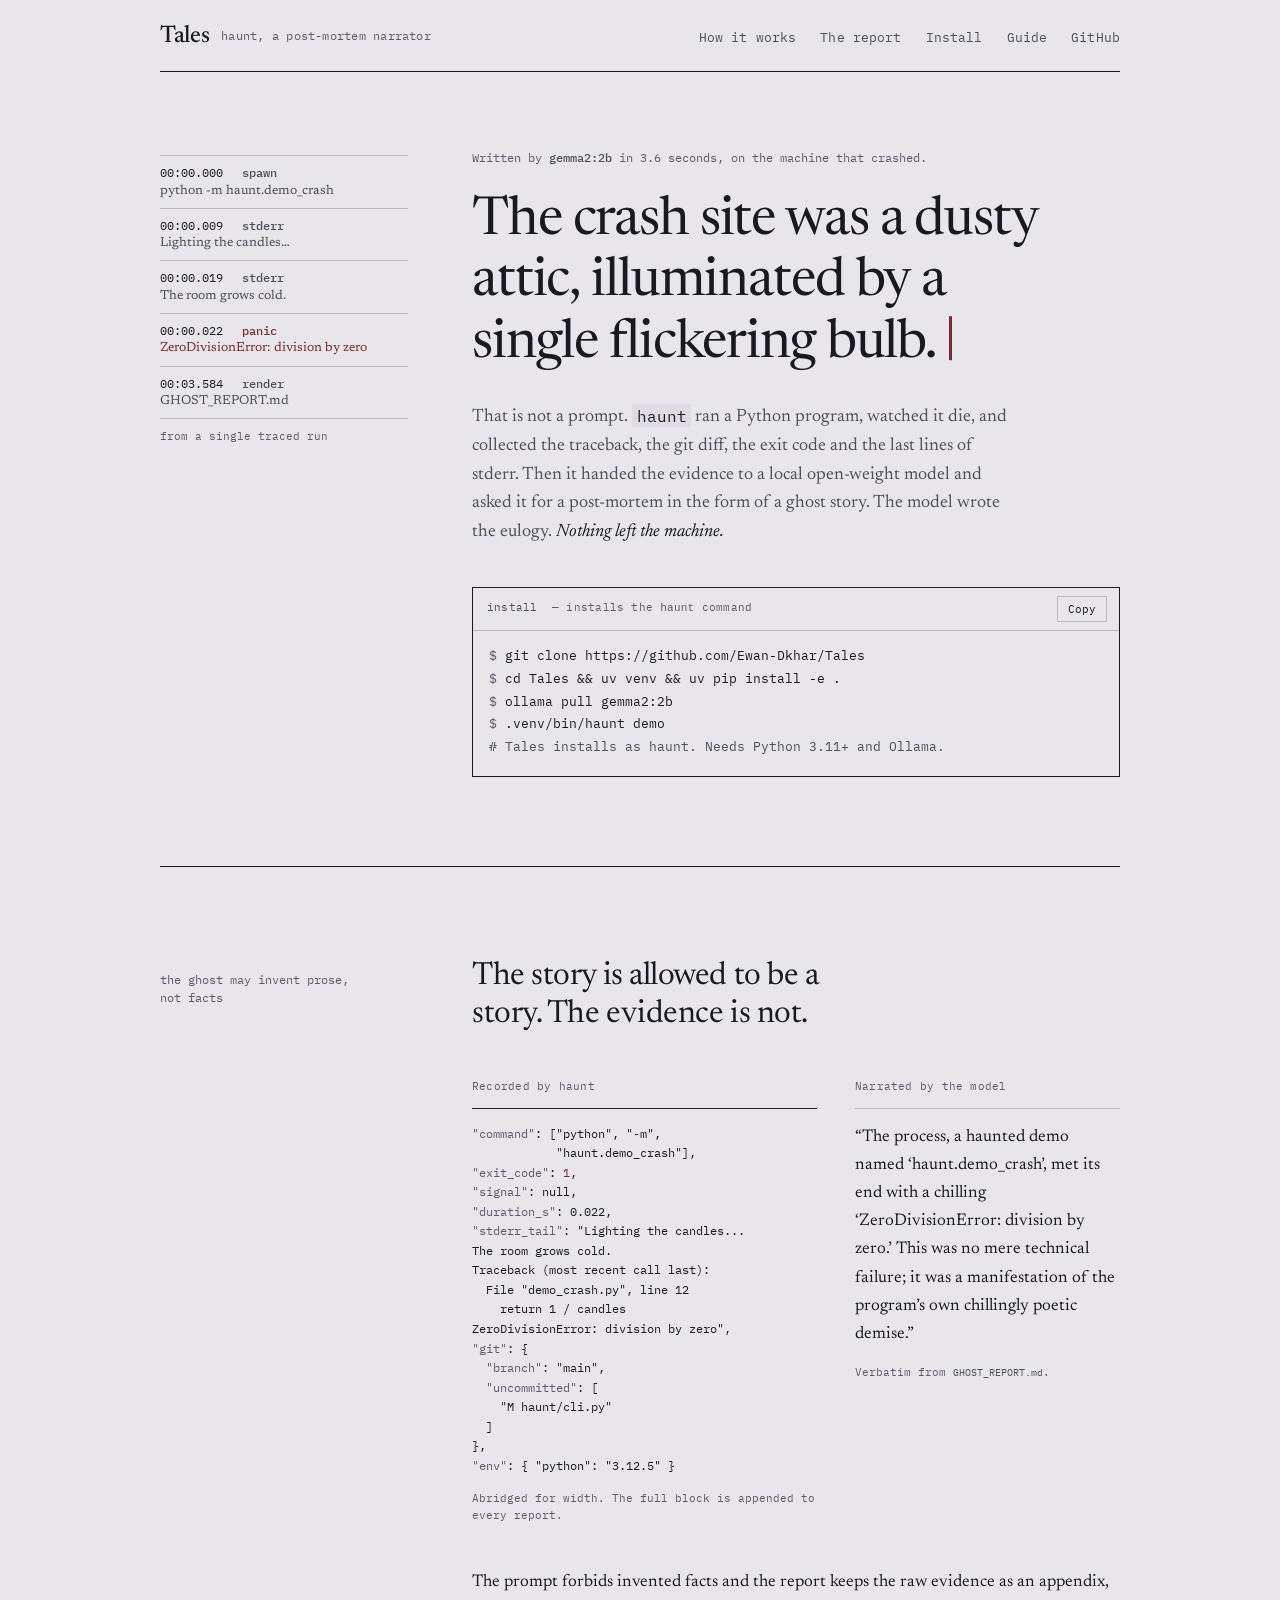
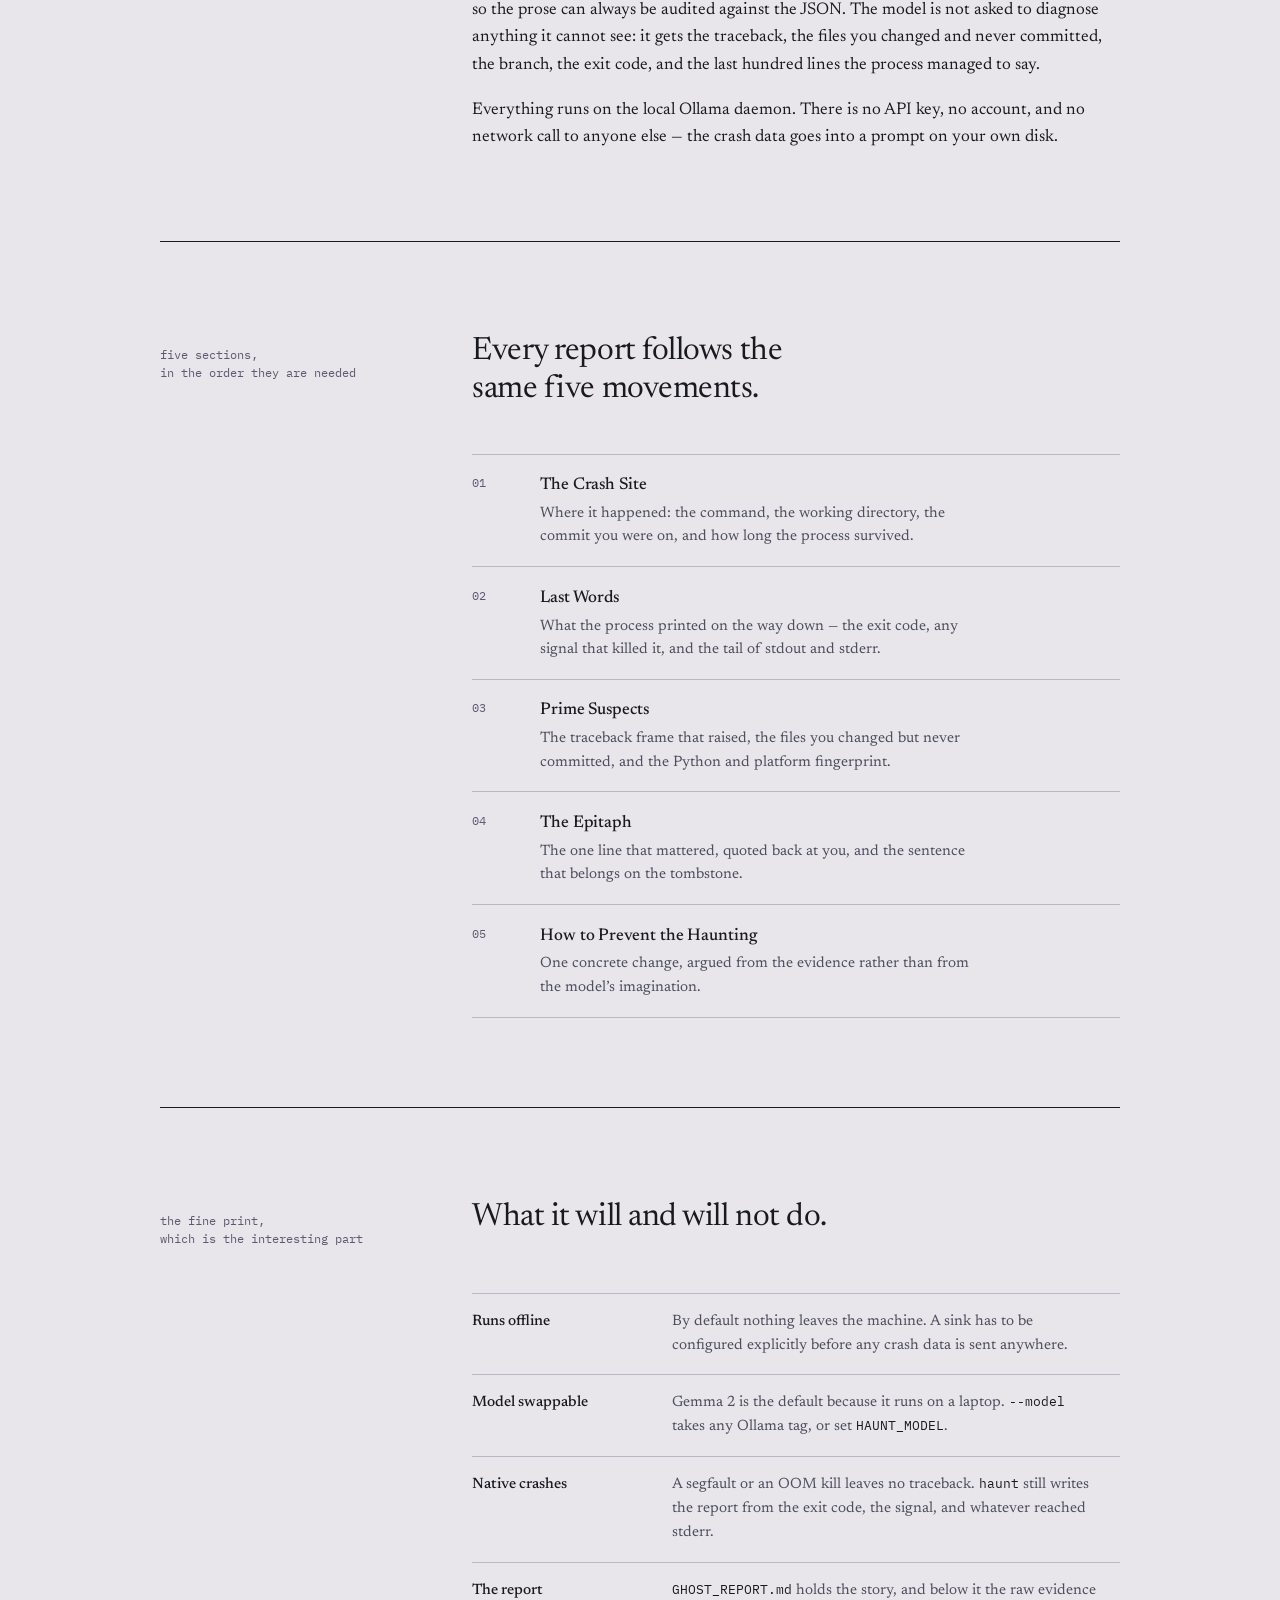
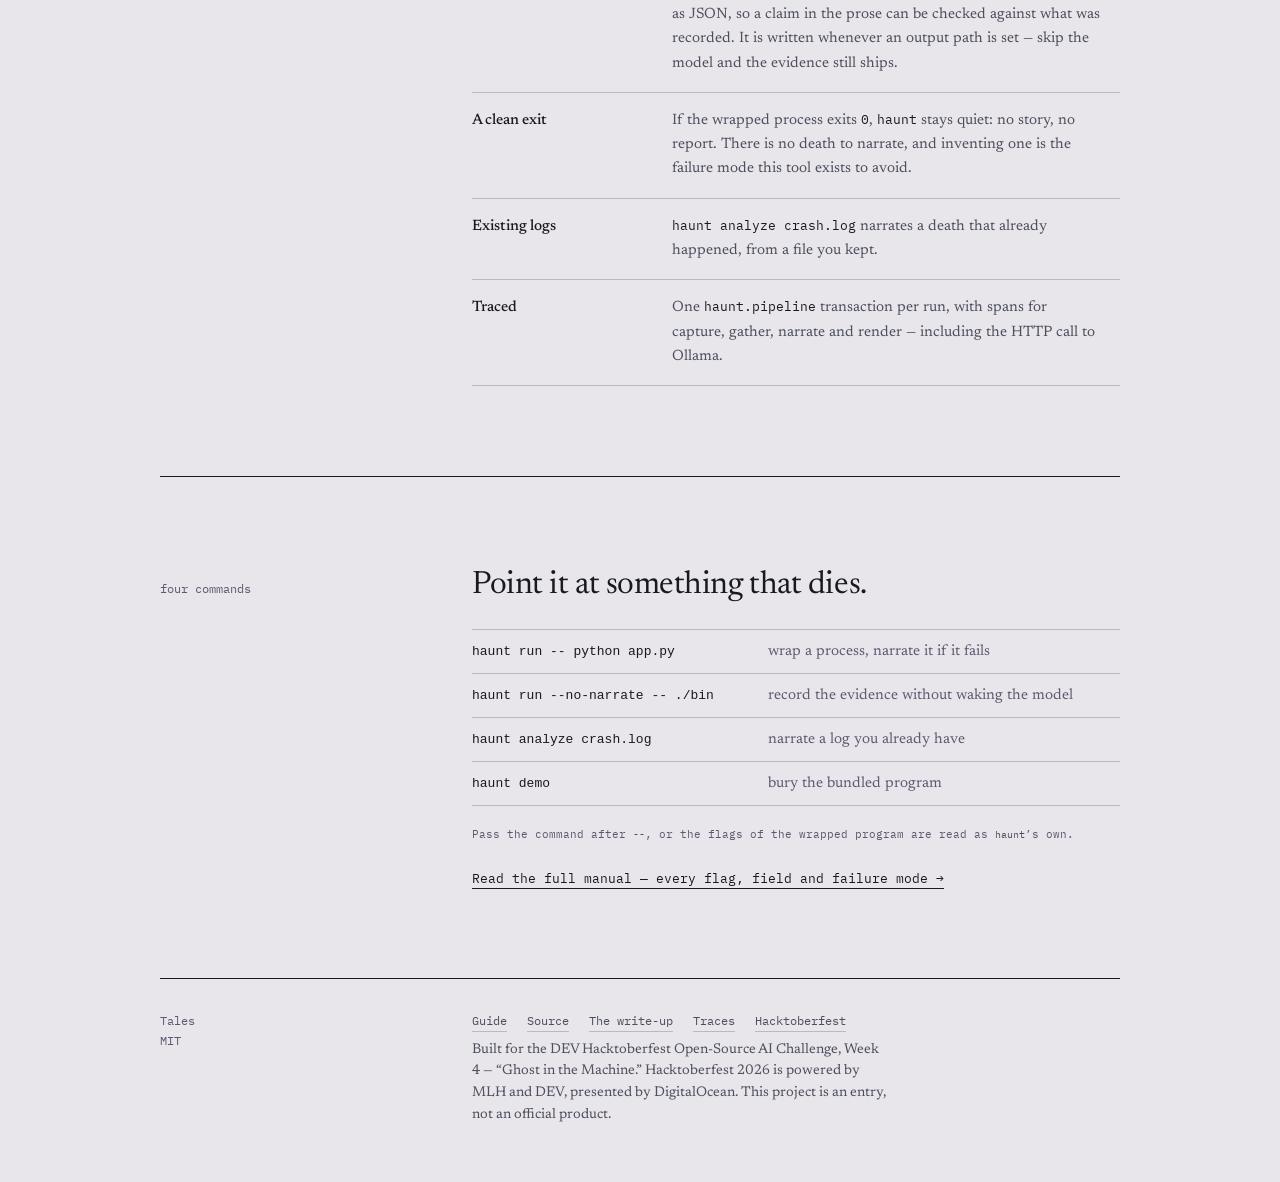
<file: docs/index.html>
<!DOCTYPE html>
<html lang="en">
<head>
<meta charset="utf-8">
<meta name="viewport" content="width=device-width, initial-scale=1">
<title>Tales — the haunted post-mortem narrator</title>
<link rel="canonical" href="https://ewan-dkhar.github.io/Tales/">
<meta name="description" content="haunt runs your process, gathers the evidence when it dies, and has a local open-weight model narrate the post-mortem as a ghost story. Offline by default.">
<meta name="theme-color" content="#e8e5eb">
<link rel="icon" href="favicon.svg" type="image/svg+xml">
<meta property="og:type" content="website">
<meta property="og:title" content="Tales — the haunted post-mortem narrator">
<meta property="og:description" content="A local open-weight model narrates your crash as a ghost story. The evidence ships with the story, so you can check what the ghost invented.">
<meta property="og:url" content="https://ewan-dkhar.github.io/Tales/">
<link rel="preconnect" href="https://fonts.googleapis.com">
<link rel="preconnect" href="https://fonts.gstatic.com" crossorigin>
<link href="https://fonts.googleapis.com/css2?family=IBM+Plex+Mono:wght@400;500&family=Newsreader:ital,opsz,wght@0,6..72,300..500;1,6..72,300..400&display=swap" rel="stylesheet">
<link rel="stylesheet" href="styles.css">
</head>
<body>
<a class="skip" href="#main">Skip to content</a>
<div class="shell">

  <header class="masthead">
    <a class="wordmark" href="/">Tales<span>haunt, a post-mortem narrator</span></a>
    <nav aria-label="Sections">
      <a href="#how">How it works</a>
      <a href="#report">The report</a>
      <a href="#install">Install</a>
      <a href="guide.html">Guide</a>
      <a href="https://github.com/Ewan-Dkhar/Tales">GitHub</a>
    </nav>
  </header>

  <main id="main">

    <section class="hero" aria-labelledby="hero-quote">
      <ol class="timeline" aria-label="Timeline of the demo run">
        <li>
          <time datetime="PT0.000S">00:00.000</time><b>spawn</b>
          <p>python -m haunt.demo_crash</p>
        </li>
        <li>
          <time datetime="PT0.009S">00:00.009</time><b>stderr</b>
          <p>Lighting the candles&hellip;</p>
        </li>
        <li>
          <time datetime="PT0.019S">00:00.019</time><b>stderr</b>
          <p>The room grows cold.</p>
        </li>
        <li>
          <time datetime="PT0.022S">00:00.022</time><b class="death">panic</b>
          <p class="death">ZeroDivisionError: division by zero</p>
        </li>
        <li>
          <time datetime="PT3.584S">00:03.584</time><b>render</b>
          <p>GHOST_REPORT.md</p>
        </li>
        <li class="note">from a single traced run</li>
      </ol>

      <div class="hero-body">
        <p class="provenance">Written by <strong>gemma2:2b</strong> in 3.6 seconds, on the machine that crashed.</p>

        <h1 class="ghost-quote" id="hero-quote">
          <span class="sr-only">Tales, a post-mortem narrator. Sample narration:</span>
          <span class="stream">The crash site was a dusty attic, illuminated by a single flickering bulb.</span>
        </h1>

        <p class="lede">
          That is not a prompt. <code>haunt</code> ran a Python program, watched it die, and collected
          the traceback, the git diff, the exit code and the last lines of stderr. Then it handed the
          evidence to a local open-weight model and asked it for a post-mortem in the form of a ghost
          story. The model wrote the eulogy. <em>Nothing left the machine.</em>
        </p>

        <div class="install" id="install">
          <div class="install-head">
            <span><em>install</em> &nbsp;— installs the <code>haunt</code> command</span>
            <button class="copy" type="button" data-copy="install-cmds" aria-describedby="copy-status">Copy</button>
            <span class="sr-only" id="copy-status" role="status" aria-live="polite"></span>
          </div>
<pre id="install-cmds"><span class="c">$</span> git clone https://github.com/Ewan-Dkhar/Tales
<span class="c">$</span> cd Tales &amp;&amp; uv venv &amp;&amp; uv pip install -e .
<span class="c">$</span> ollama pull gemma2:2b
<span class="c">$</span> .venv/bin/haunt demo
<span class="d"># Tales installs as haunt. Needs Python 3.11+ and Ollama.</span></pre>
        </div>
      </div>
    </section>

    <section class="section" id="how" aria-labelledby="how-title">
      <div class="section-head">
        <p class="section-kicker">the ghost may invent prose,<br>not facts</p>
        <h2 class="section-title" id="how-title">The story is allowed to be a story. The evidence is not.</h2>
      </div>

      <div class="section-body">
        <div class="flow flow-wide">
          <div class="compare-grid">
            <div>
              <p class="compare-label">Recorded by haunt</p>
              <div class="evidence">
<pre><span class="k">"command"</span>: ["python", "-m",
            "haunt.demo_crash"],
<span class="k">"exit_code"</span>: <span class="bad">1</span>,
<span class="k">"signal"</span>: null,
<span class="k">"duration_s"</span>: 0.022,
<span class="k">"stderr_tail"</span>: "Lighting the candles...
The room grows cold.
Traceback (most recent call last):
  File "demo_crash.py", line 12
    return 1 / candles
ZeroDivisionError: division by zero",
<span class="k">"git"</span>: {
  <span class="k">"branch"</span>: "main",
  <span class="k">"uncommitted"</span>: [
    "M haunt/cli.py"
  ]
},
<span class="k">"env"</span>: { "python": "3.12.5" }</pre>
                <p class="caption">Abridged for width. The full block is appended to every report.</p>
              </div>
            </div>

            <div>
              <p class="compare-label">Narrated by the model</p>
              <div class="narration">
                <blockquote>
                  <p>&ldquo;The process, a haunted demo named &lsquo;haunt.demo_crash&rsquo;, met its
                  end with a chilling &lsquo;ZeroDivisionError: division by zero.&rsquo; This was no mere
                  technical failure; it was a manifestation of the program&rsquo;s own chillingly
                  poetic demise.&rdquo;</p>
                </blockquote>
                <p class="caption">Verbatim from <code>GHOST_REPORT.md</code>.</p>
              </div>
            </div>
          </div>

          <div class="prose prose-after">
            <p>
              The prompt forbids invented facts and the report keeps the raw evidence as an appendix, so
              the prose can always be audited against the JSON. The model is not asked to diagnose
              anything it cannot see: it gets the traceback, the files you changed and never committed,
              the branch, the exit code, and the last hundred lines the process managed to say.
            </p>
            <p>
              Everything runs on the local Ollama daemon. There is no API key, no account, and no network
              call to anyone else — the crash data goes into a prompt on your own disk.
            </p>
          </div>
        </div>
      </div>
    </section>

    <section class="section" id="report" aria-labelledby="report-title">
      <div class="section-head">
        <p class="section-kicker">five sections,<br>in the order they are needed</p>
        <h2 class="section-title" id="report-title">Every report follows the same five movements.</h2>
      </div>

      <div class="section-body">
        <ol class="parts">
          <li>
            <span class="num" aria-hidden="true"></span>
            <div>
              <h3>The Crash Site</h3>
              <p>Where it happened: the command, the working directory, the commit you were on, and how long the process survived.</p>
            </div>
          </li>
          <li>
            <span class="num" aria-hidden="true"></span>
            <div>
              <h3>Last Words</h3>
              <p>What the process printed on the way down — the exit code, any signal that killed it, and the tail of stdout and stderr.</p>
            </div>
          </li>
          <li>
            <span class="num" aria-hidden="true"></span>
            <div>
              <h3>Prime Suspects</h3>
              <p>The traceback frame that raised, the files you changed but never committed, and the Python and platform fingerprint.</p>
            </div>
          </li>
          <li>
            <span class="num" aria-hidden="true"></span>
            <div>
              <h3>The Epitaph</h3>
              <p>The one line that mattered, quoted back at you, and the sentence that belongs on the tombstone.</p>
            </div>
          </li>
          <li>
            <span class="num" aria-hidden="true"></span>
            <div>
              <h3>How to Prevent the Haunting</h3>
              <p>One concrete change, argued from the evidence rather than from the model&rsquo;s imagination.</p>
            </div>
          </li>
        </ol>
      </div>
    </section>

    <section class="section" id="spec" aria-labelledby="spec-title">
      <div class="section-head">
        <p class="section-kicker">the fine print,<br>which is the interesting part</p>
        <h2 class="section-title" id="spec-title">What it will and will not do.</h2>
      </div>

      <div class="section-body">
        <table class="spec">
          <tbody>
            <tr>
              <th scope="row">Runs offline</th>
              <td>By default nothing leaves the machine. A sink has to be configured explicitly before any crash data is sent anywhere.</td>
            </tr>
            <tr>
              <th scope="row">Model swappable</th>
              <td>Gemma 2 is the default because it runs on a laptop. <code>--model</code> takes any Ollama tag, or set <code>HAUNT_MODEL</code>.</td>
            </tr>
            <tr>
              <th scope="row">Native crashes</th>
              <td>A segfault or an OOM kill leaves no traceback. <code>haunt</code> still writes the report from the exit code, the signal, and whatever reached stderr.</td>
            </tr>
            <tr>
              <th scope="row">The report</th>
              <td><code>GHOST_REPORT.md</code> holds the story, and below it the raw evidence as JSON, so a claim in the prose can be checked against what was recorded. It is written whenever an output path is set — skip the model and the evidence still ships.</td>
            </tr>
            <tr>
              <th scope="row">A clean exit</th>
              <td>If the wrapped process exits <code>0</code>, <code>haunt</code> stays quiet: no story, no report. There is no death to narrate, and inventing one is the failure mode this tool exists to avoid.</td>
            </tr>
            <tr>
              <th scope="row">Existing logs</th>
              <td><code>haunt analyze crash.log</code> narrates a death that already happened, from a file you kept.</td>
            </tr>
            <tr>
              <th scope="row">Traced</th>
              <td>One <code>haunt.pipeline</code> transaction per run, with spans for capture, gather, narrate and render — including the HTTP call to Ollama.</td>
            </tr>
          </tbody>
        </table>
      </div>
    </section>

    <section class="closing" aria-labelledby="closing-title">
      <div class="section-head">
        <p class="section-kicker">four commands</p>
        <h2 class="section-title" id="closing-title">Point it at something that dies.</h2>
      </div>
      <div class="section-body">
        <div class="flow">
          <ul class="closing-cmds">
            <li><code>haunt run -- python app.py</code><span>wrap a process, narrate it if it fails</span></li>
            <li><code>haunt run --no-narrate -- ./bin</code><span>record the evidence without waking the model</span></li>
            <li><code>haunt analyze crash.log</code><span>narrate a log you already have</span></li>
            <li><code>haunt demo</code><span>bury the bundled program</span></li>
          </ul>
          <p class="caption caption-gap">Pass the command after <code>--</code>, or the flags of the wrapped program are read as <code>haunt</code>&rsquo;s own.</p>
          <p class="doc-next"><a href="guide.html">Read the full manual &mdash; every flag, field and failure mode &rarr;</a></p>
        </div>
      </div>
    </section>

  </main>

  <footer class="foot">
    <p>Tales<br>MIT</p>
    <div>
      <p class="foot-links">
        <a href="guide.html">Guide</a>
        <a href="https://github.com/Ewan-Dkhar/Tales">Source</a>
        <a href="https://dev.to/ewansalandkhar">The write-up</a>
        <a href="https://ewansalan-dkhar.sentry.io/explore/traces/?project=4512338474238032">Traces</a>
        <a href="https://hacktoberfest.com">Hacktoberfest</a>
      </p>
      <p class="foot-note">
        Built for the DEV Hacktoberfest Open-Source AI Challenge, Week 4 — &ldquo;Ghost in the Machine.&rdquo;
        Hacktoberfest 2026 is powered by MLH and DEV, presented by DigitalOcean. This project is an
        entry, not an official product.
      </p>
    </div>
  </footer>

</div>
<script src="main.js" defer></script>
</body>
</html>
</file>
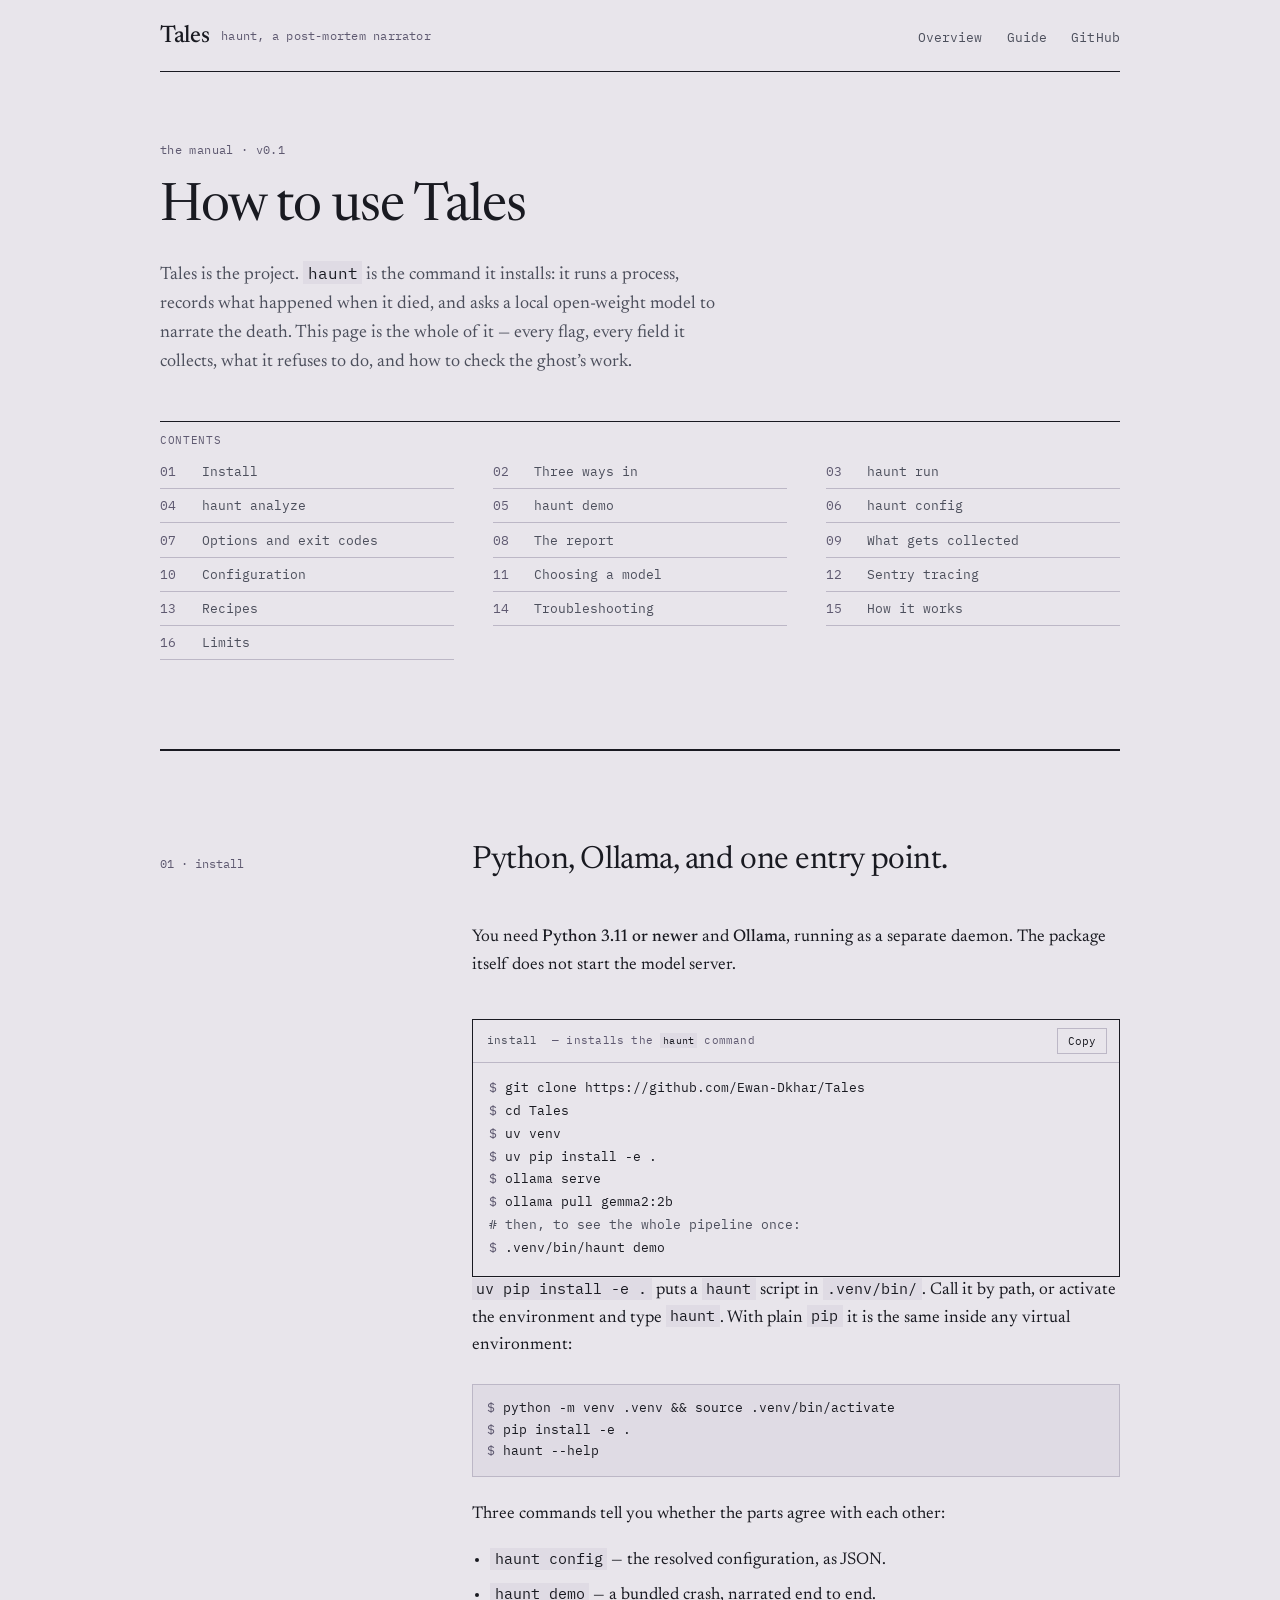
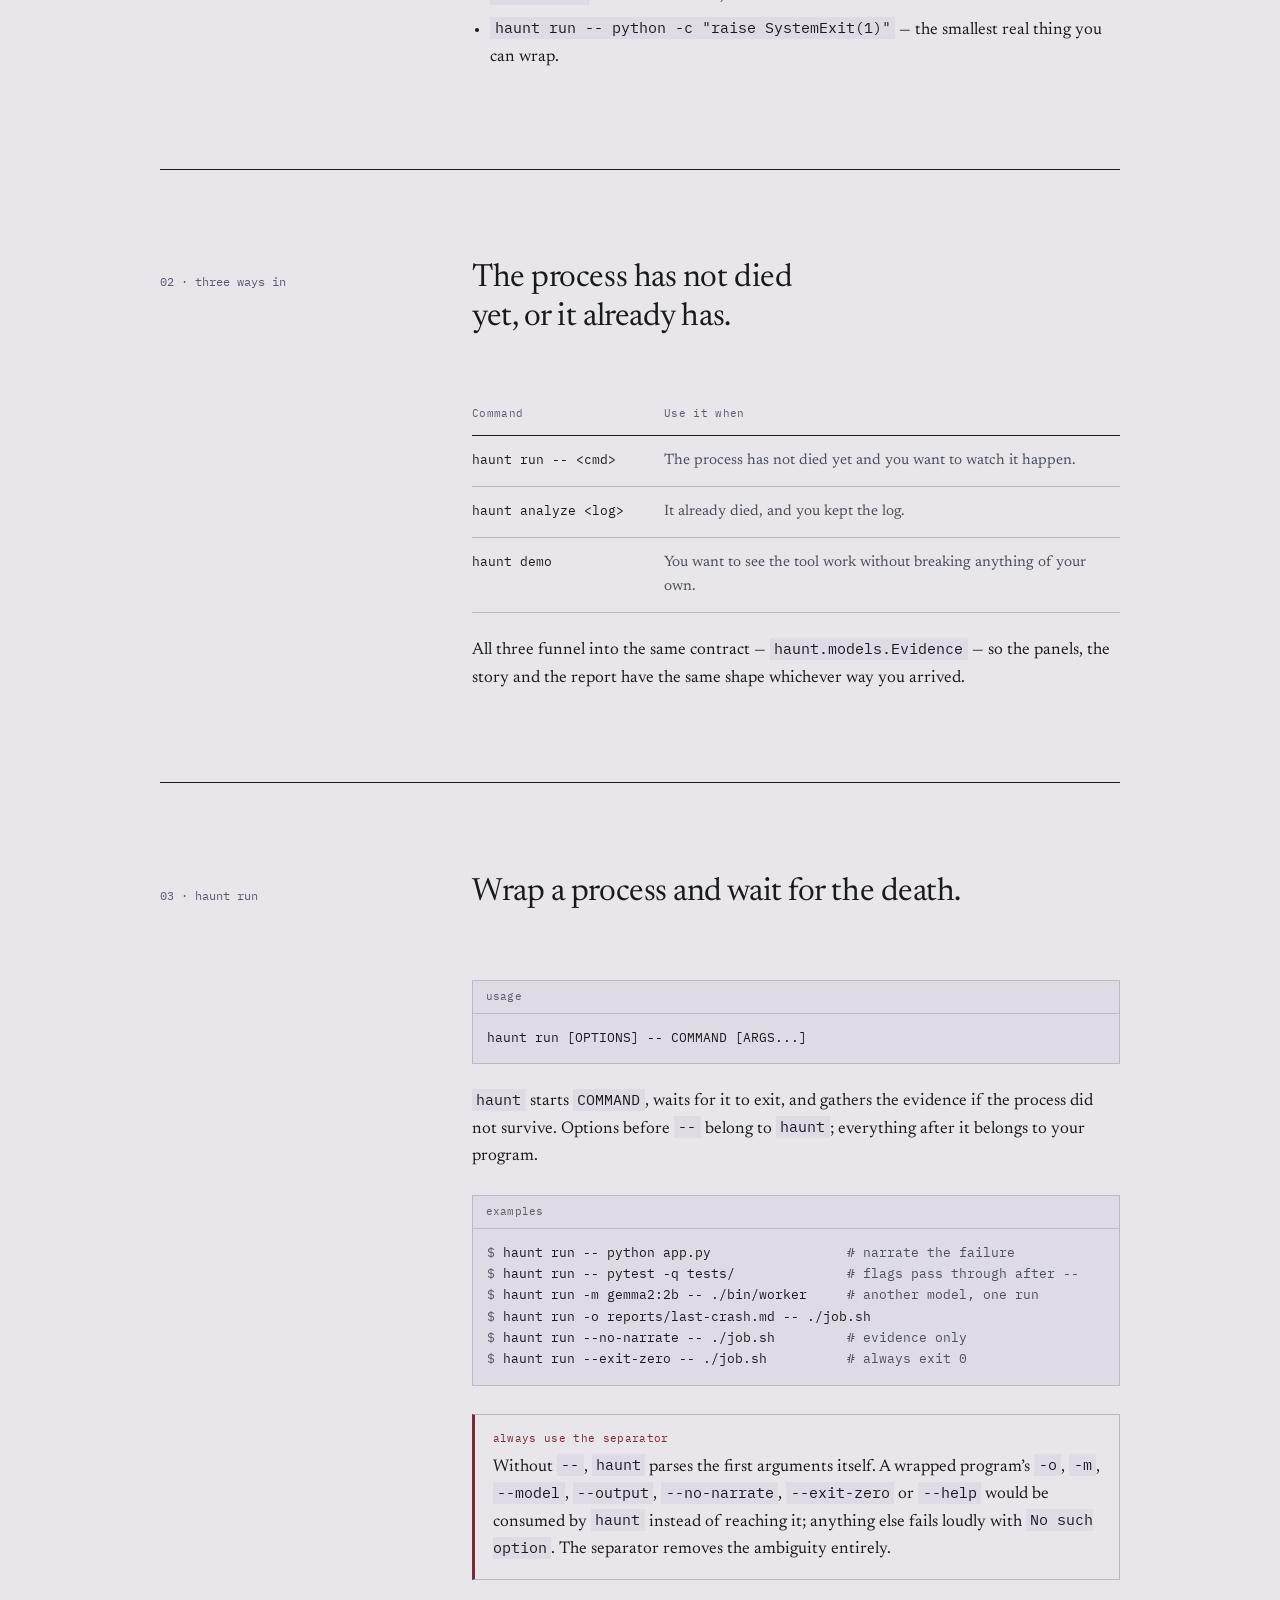
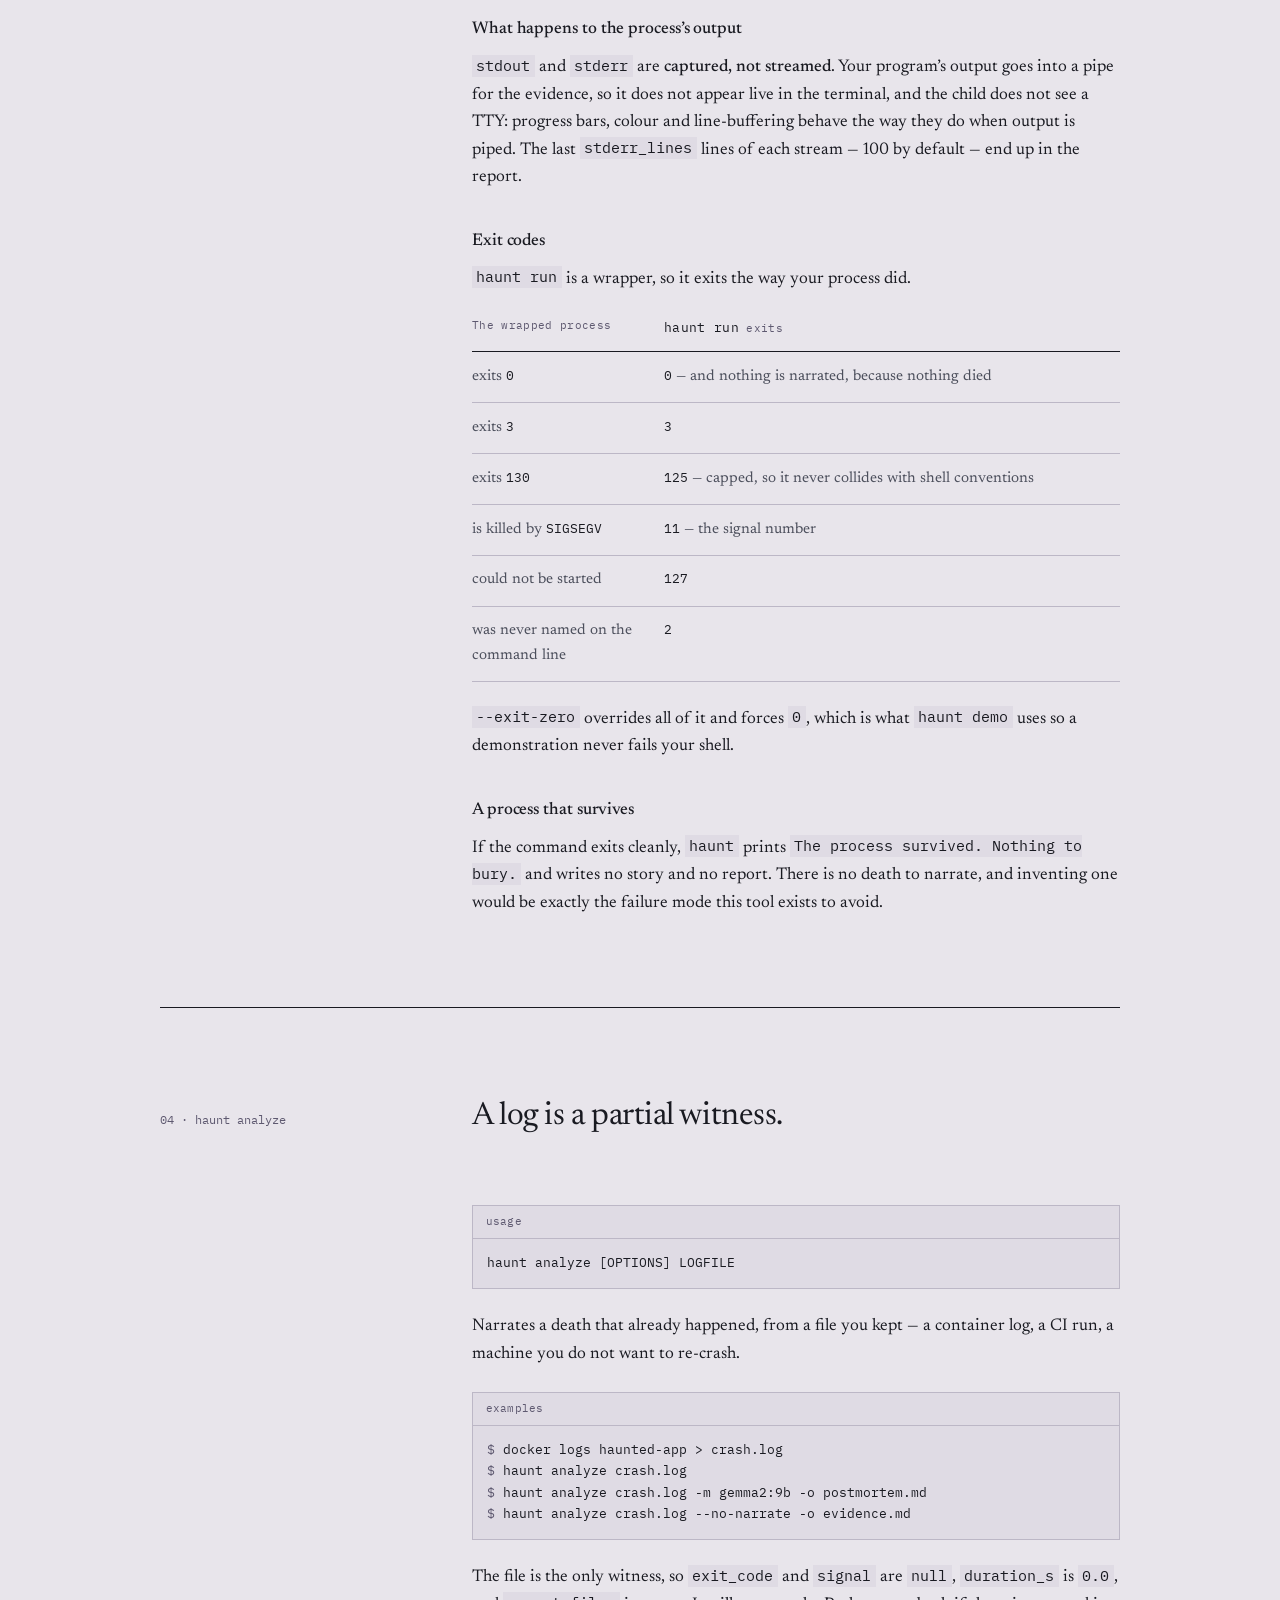
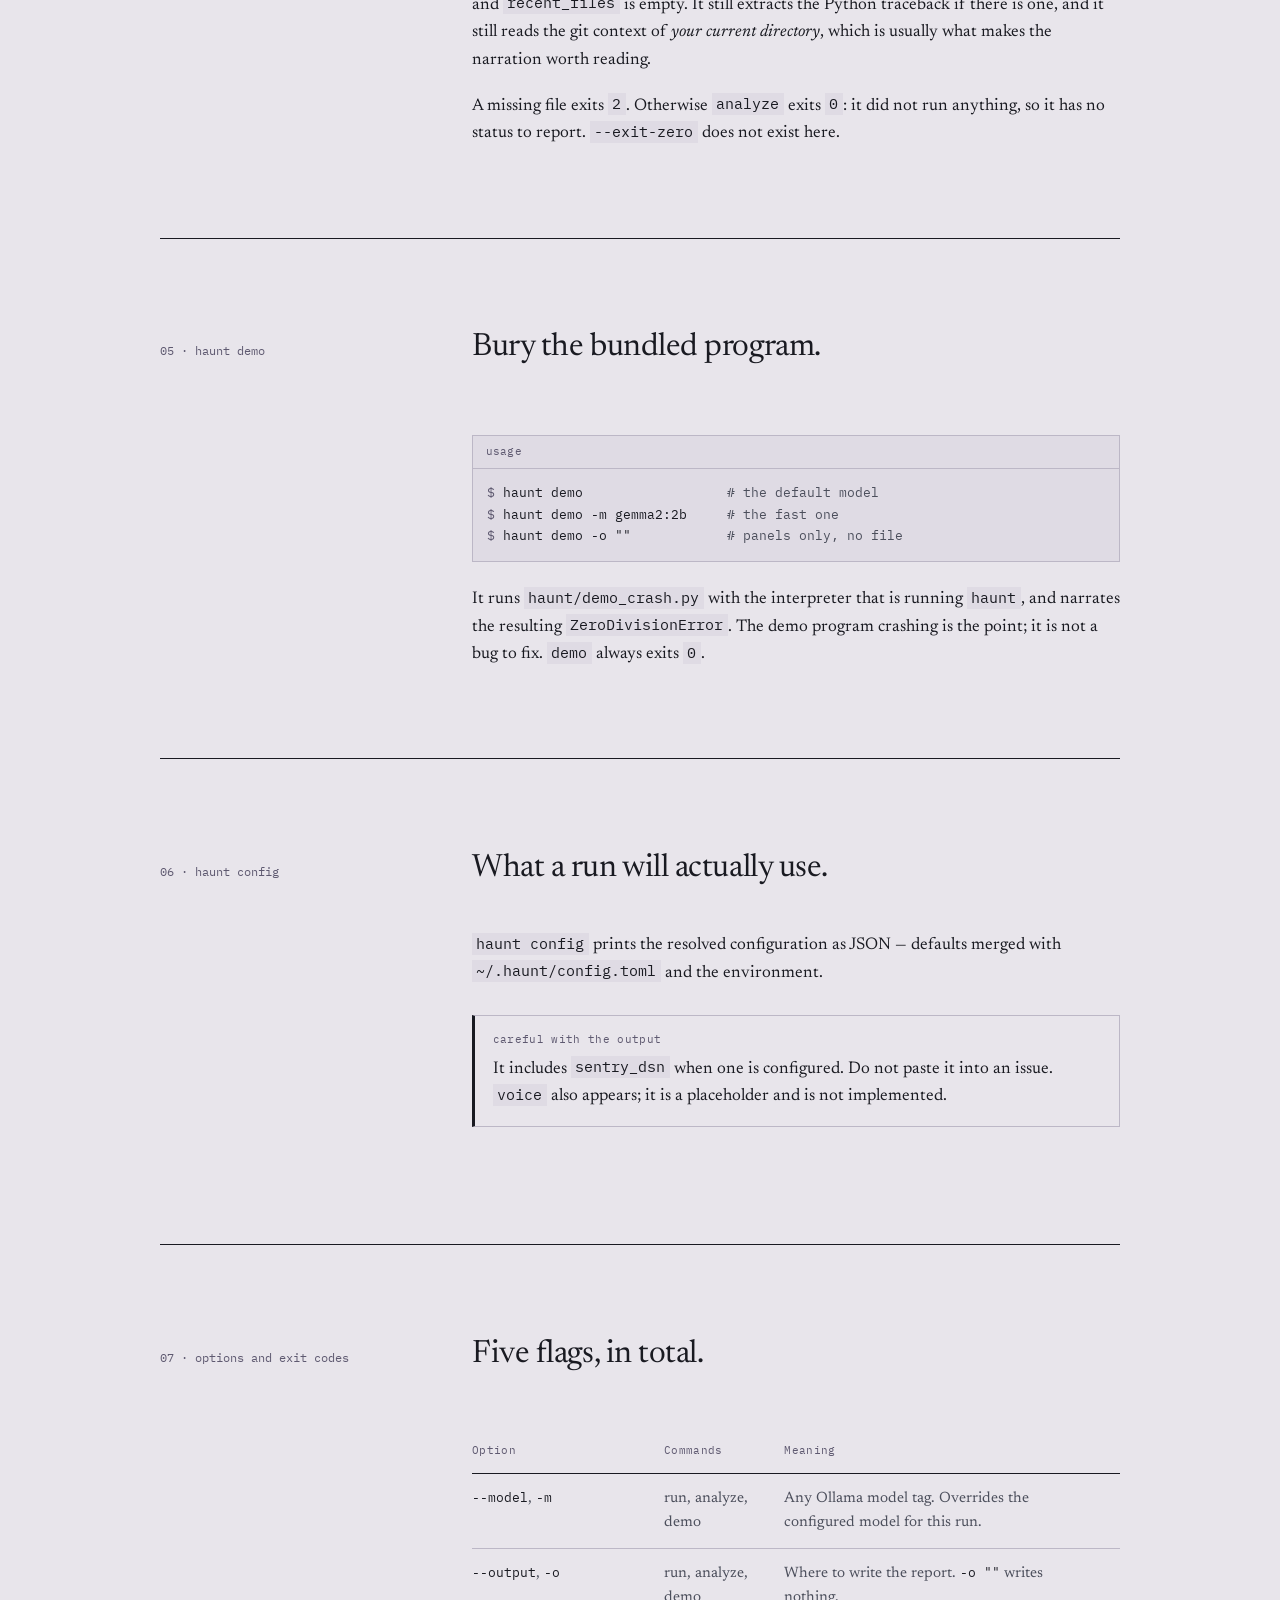
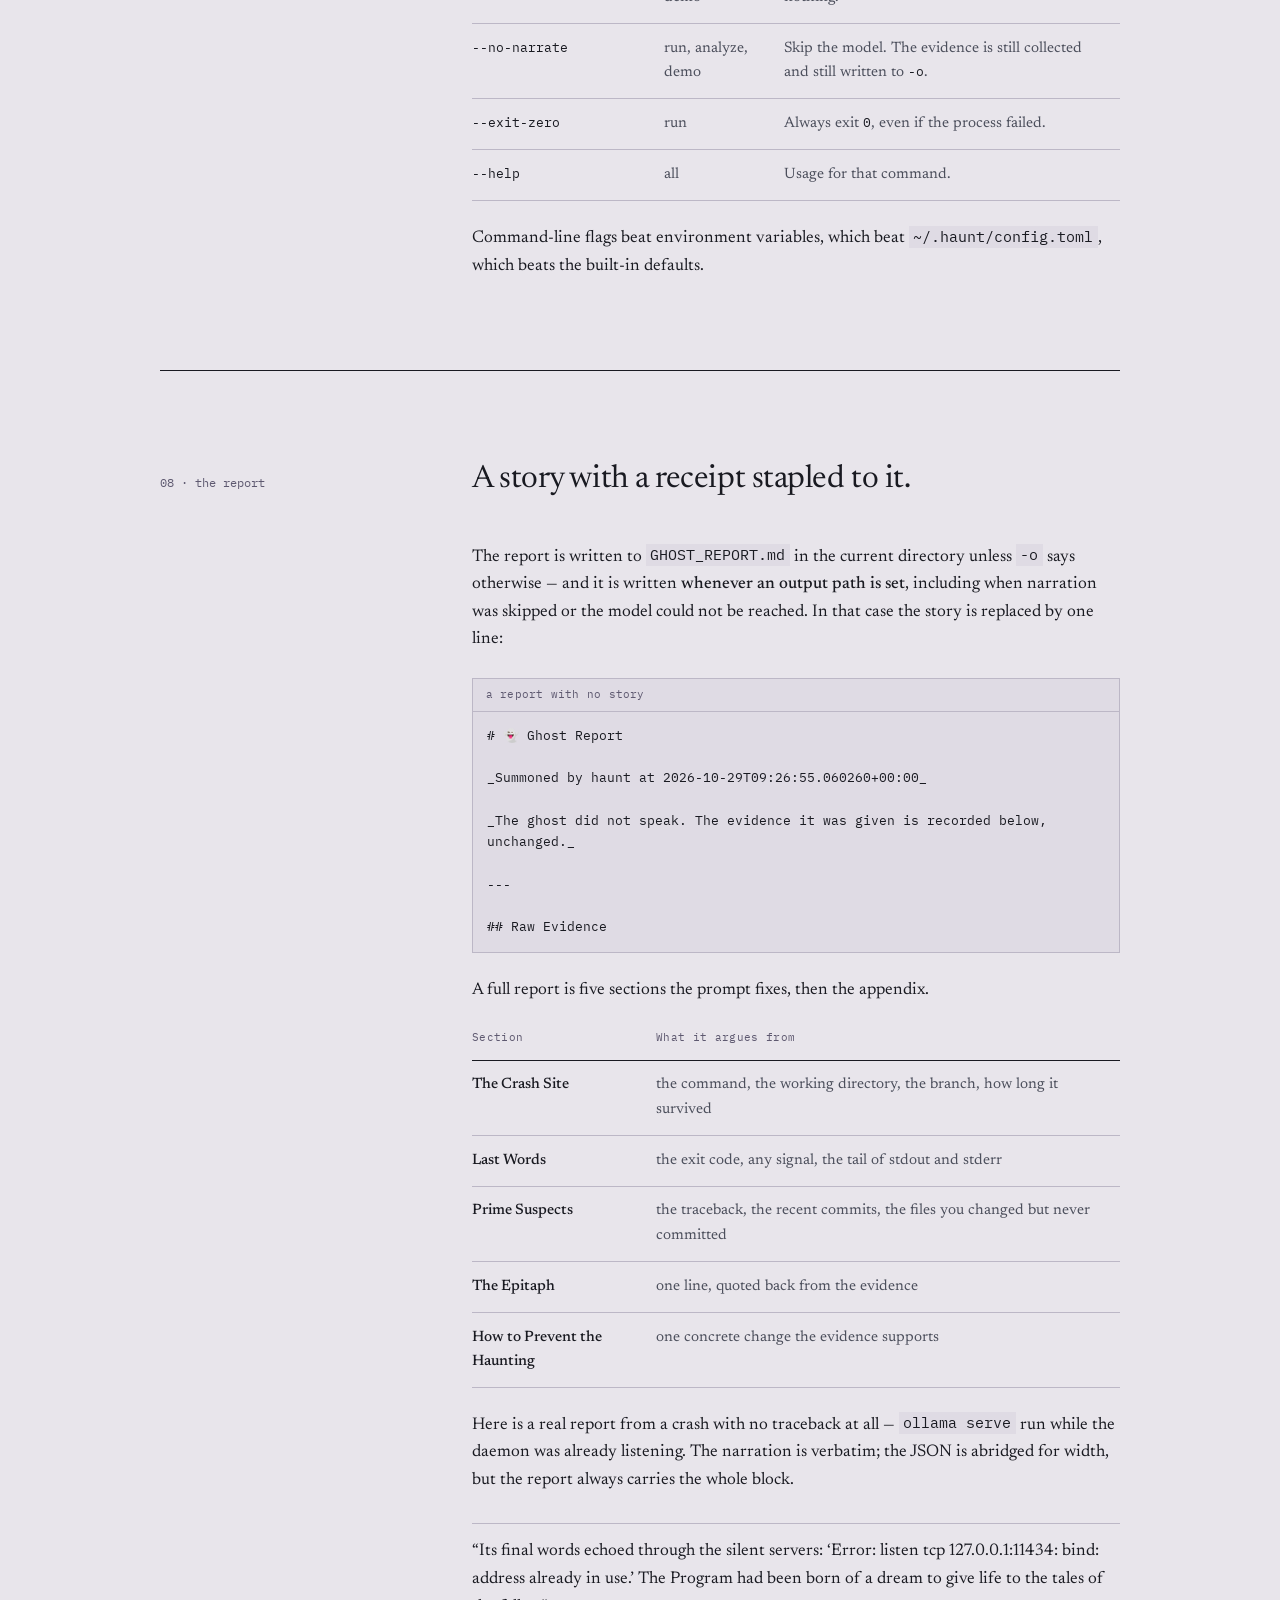
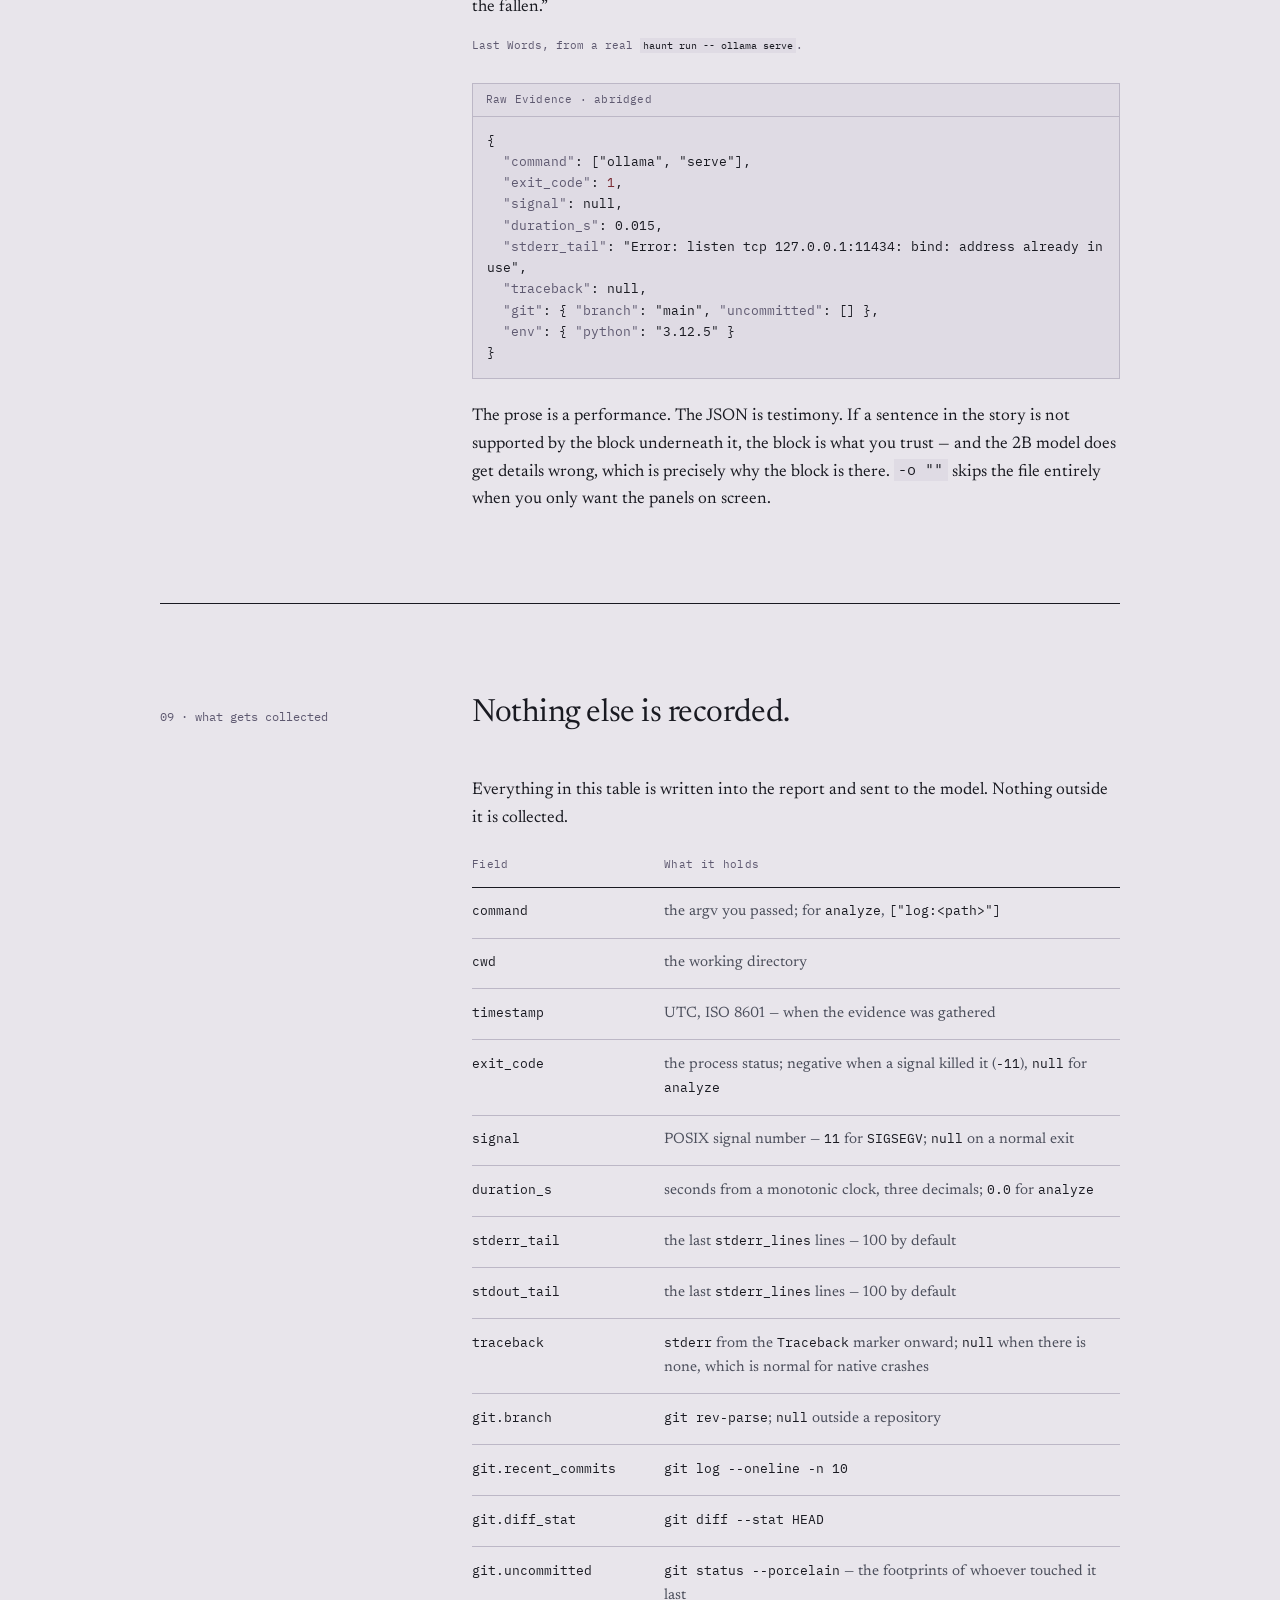
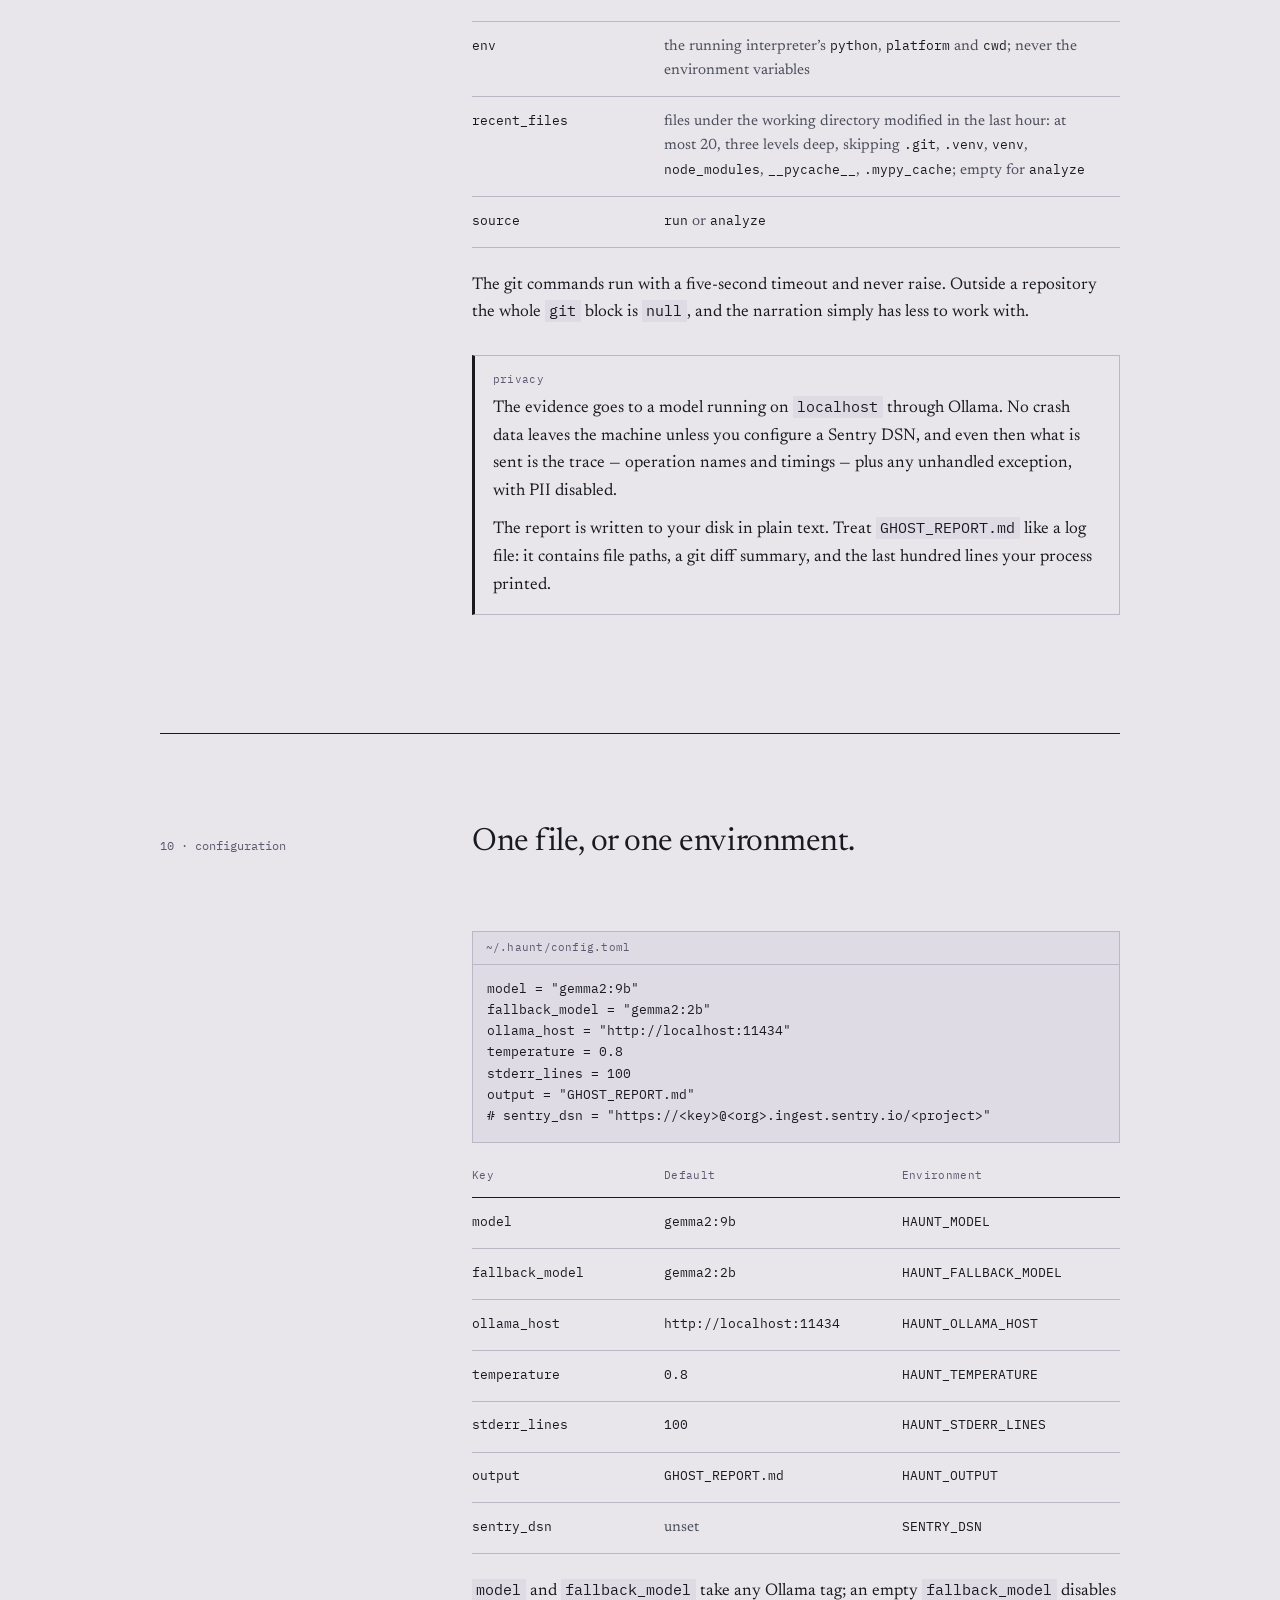
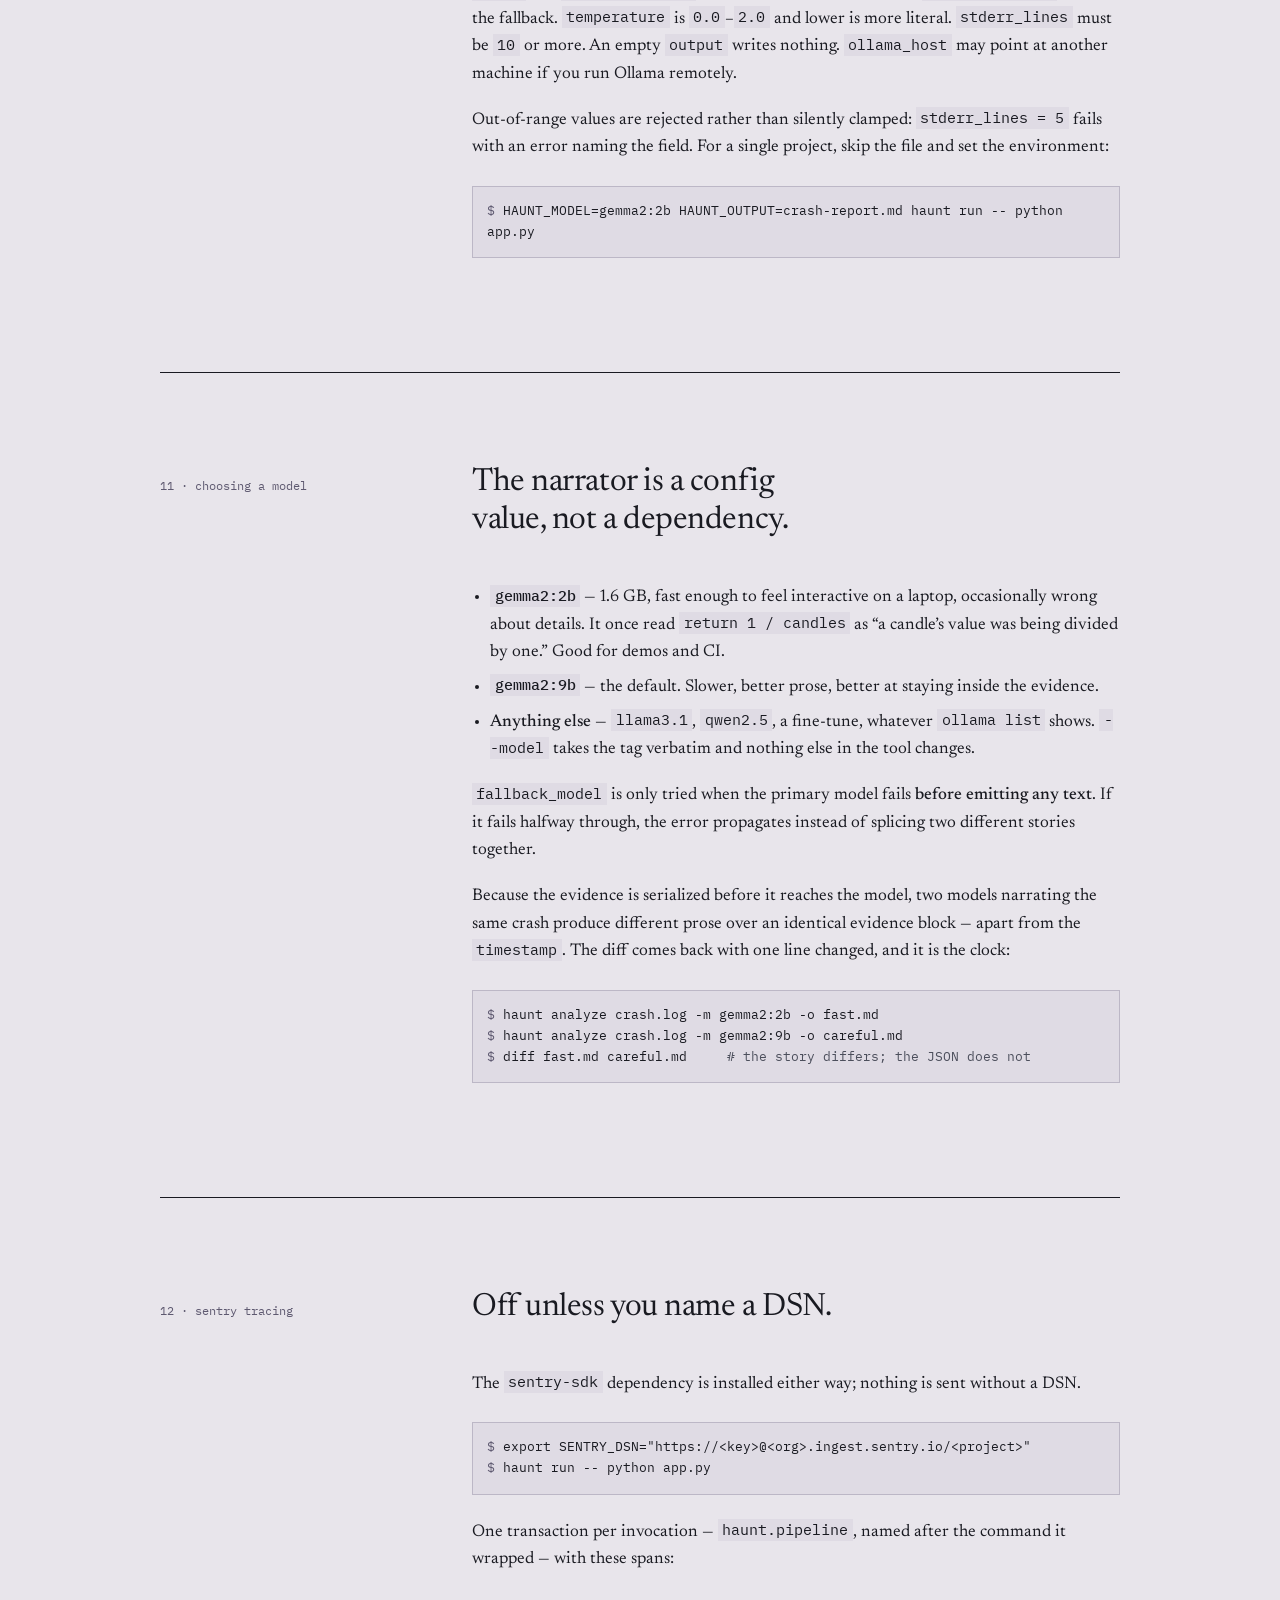
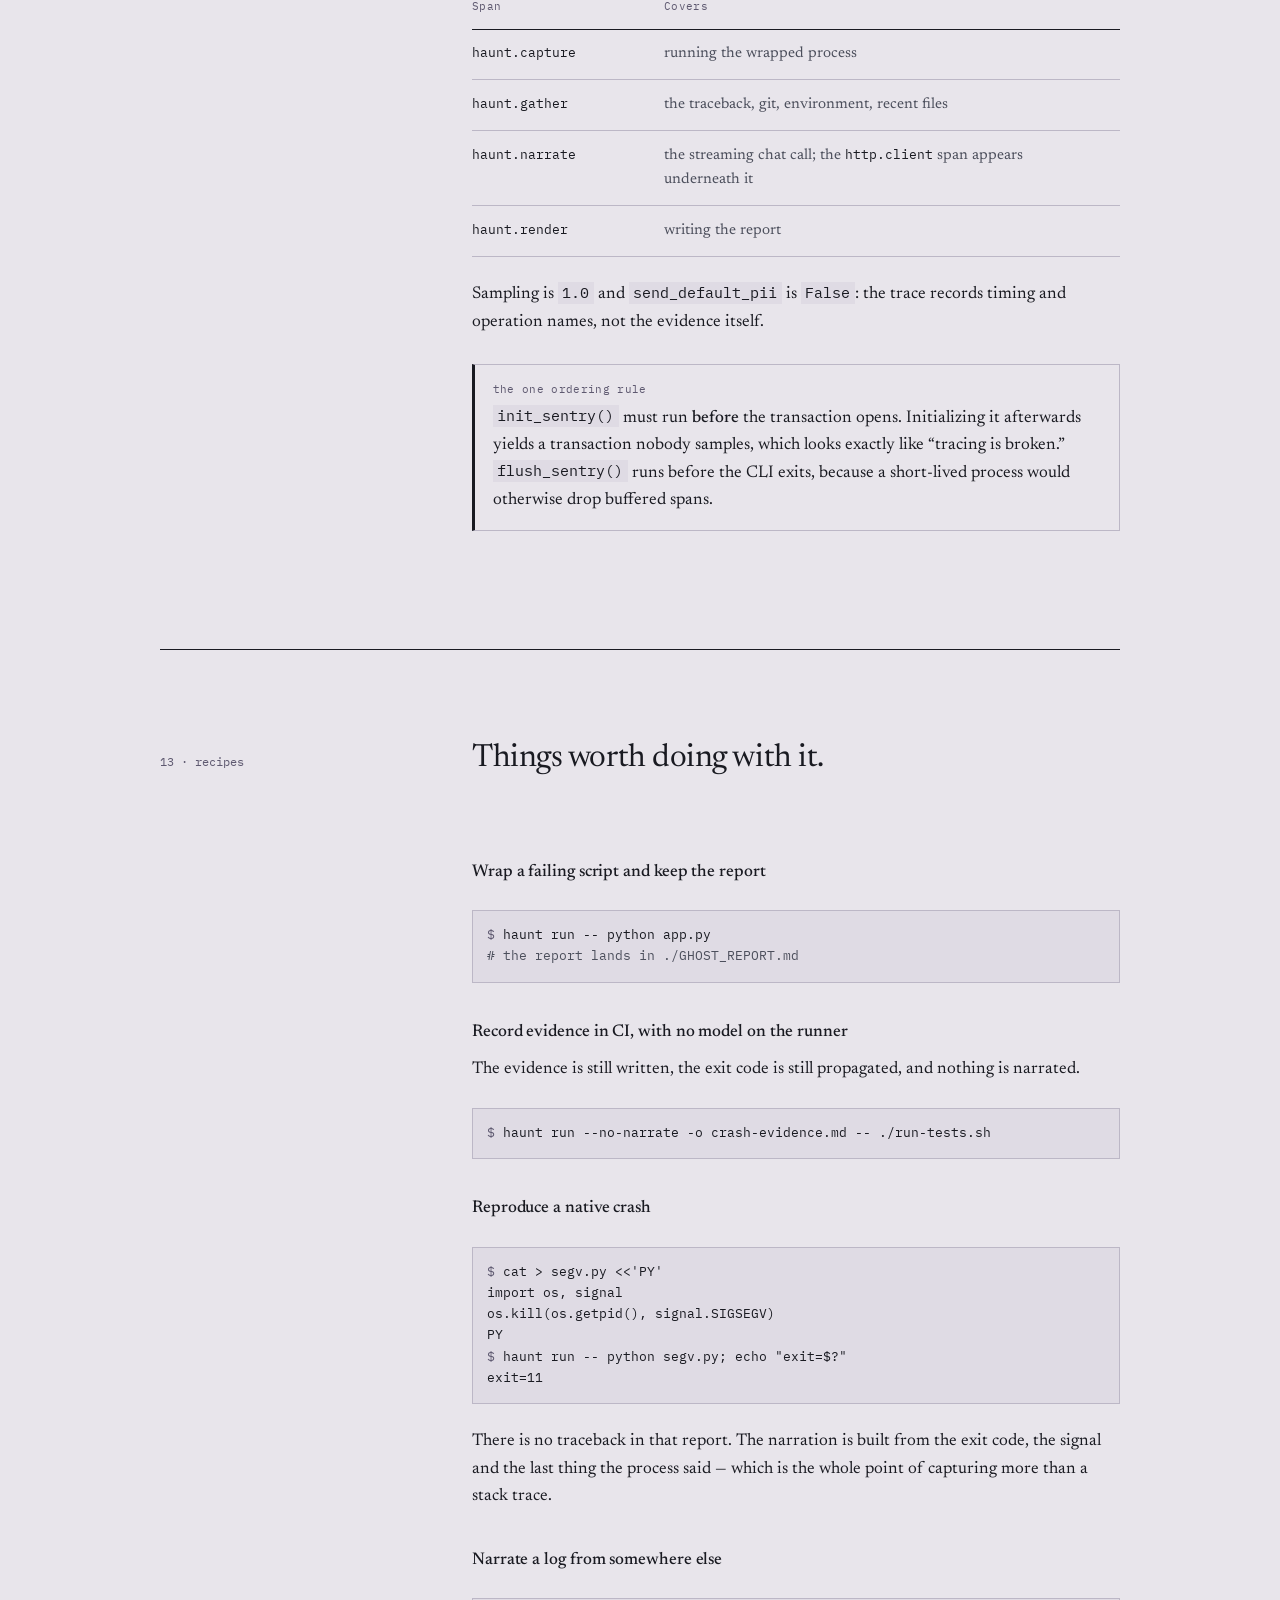
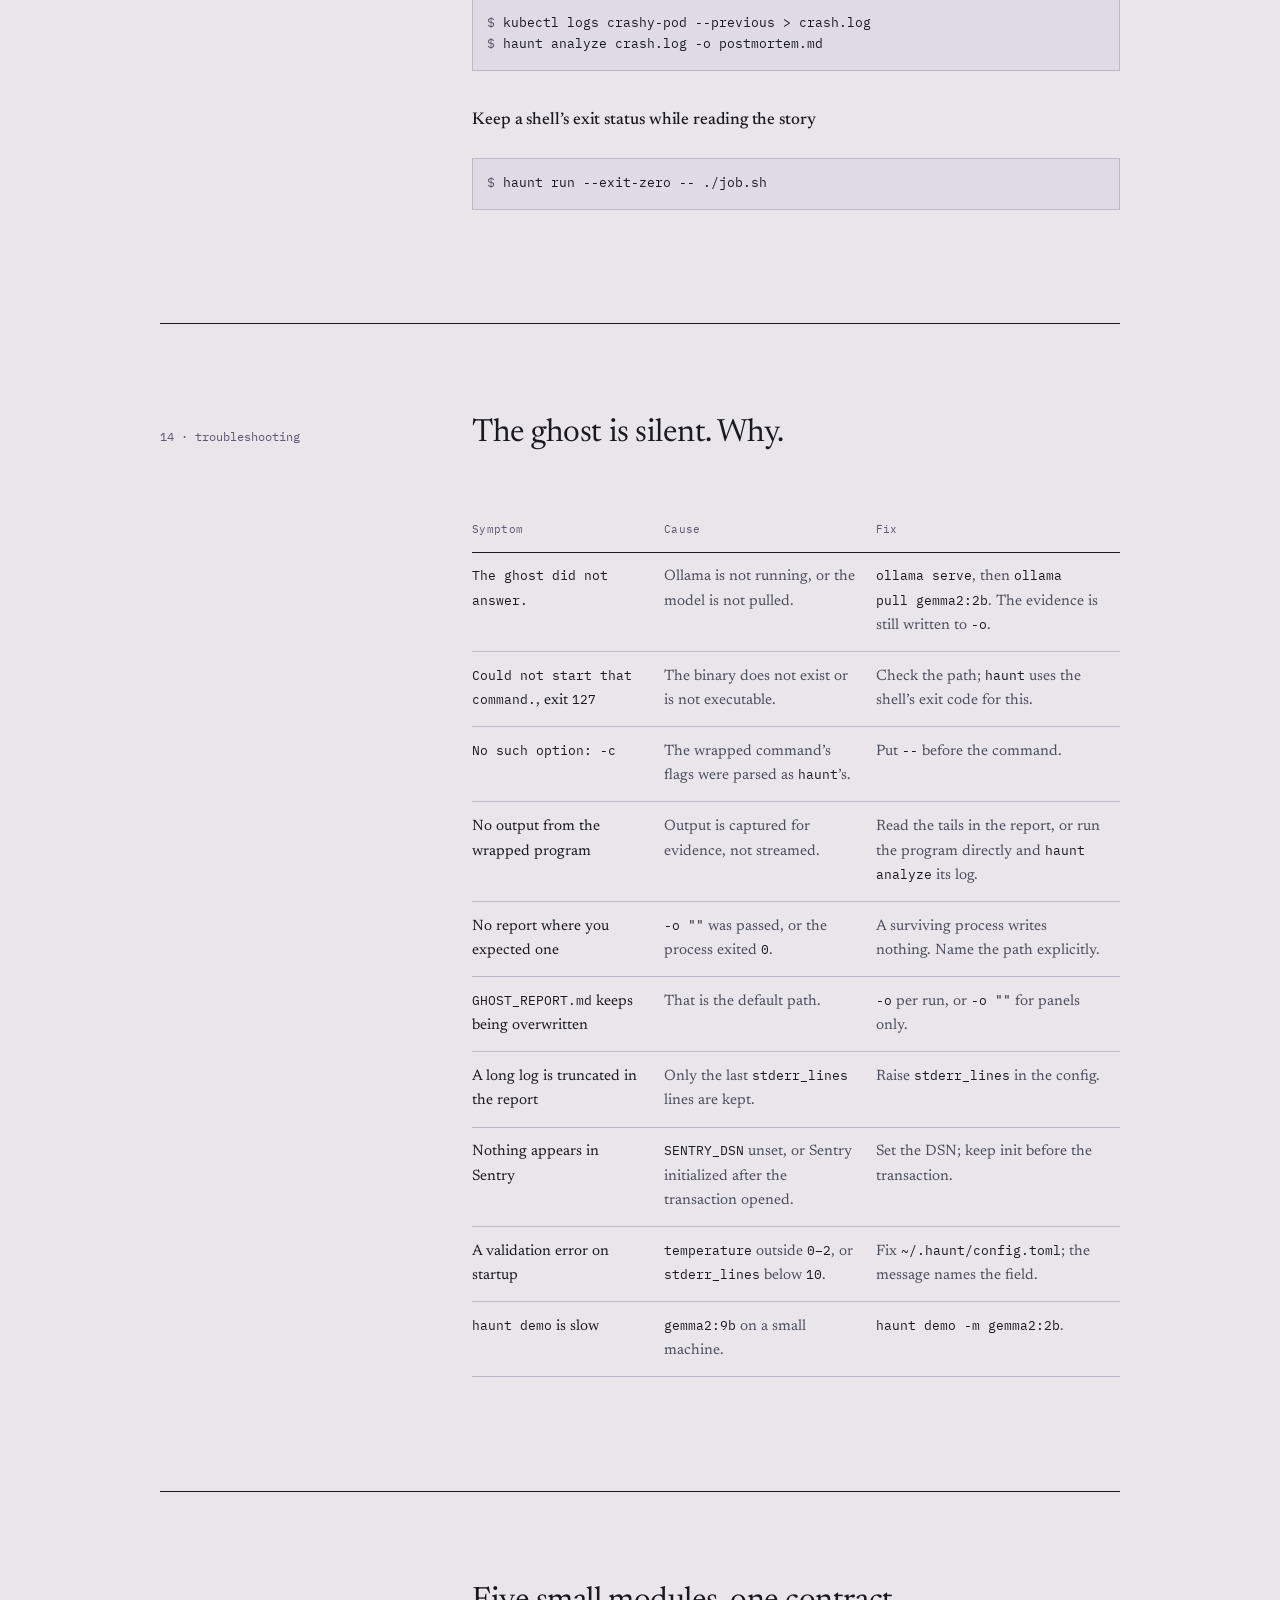
<file: docs/guide.html>
<!DOCTYPE html>
<html lang="en">
<head>
<meta charset="utf-8">
<meta name="viewport" content="width=device-width, initial-scale=1">
<title>Using Tales — the manual</title>
<link rel="canonical" href="https://ewan-dkhar.github.io/Tales/guide.html">
<meta name="description" content="The full manual for haunt: every command and flag, the evidence it records, the report it writes, configuration, model choice, Sentry tracing, recipes and troubleshooting.">
<meta name="theme-color" content="#e8e5eb">
<link rel="icon" href="favicon.svg" type="image/svg+xml">
<meta property="og:type" content="article">
<meta property="og:title" content="Using Tales — the manual">
<meta property="og:description" content="Every command and flag, what gets recorded, how to configure it, and the things haunt deliberately will not do.">
<meta property="og:url" content="https://ewan-dkhar.github.io/Tales/guide.html">
<link rel="preconnect" href="https://fonts.googleapis.com">
<link rel="preconnect" href="https://fonts.gstatic.com" crossorigin>
<link href="https://fonts.googleapis.com/css2?family=IBM+Plex+Mono:wght@400;500&family=Newsreader:ital,opsz,wght@0,6..72,300..500;1,6..72,300..400&display=swap" rel="stylesheet">
<link rel="stylesheet" href="styles.css">
</head>
<body>
<a class="skip" href="#main">Skip to content</a>
<div class="shell">

  <header class="masthead">
    <a class="wordmark" href="./">Tales<span>haunt, a post-mortem narrator</span></a>
    <nav aria-label="Sections">
      <a href="./">Overview</a>
      <a href="guide.html" aria-current="page">Guide</a>
      <a href="https://github.com/Ewan-Dkhar/Tales">GitHub</a>
    </nav>
  </header>

  <main id="main">

    <div class="doc-hero">
      <p class="doc-hero-kicker">the manual · v0.1</p>
      <h1 class="doc-hero-title">How to use Tales</h1>
      <p class="doc-hero-lede">
        Tales is the project. <code>haunt</code> is the command it installs: it runs a process,
        records what happened when it died, and asks a local open-weight model to narrate the
        death. This page is the whole of it — every flag, every field it collects, what it
        refuses to do, and how to check the ghost&rsquo;s work.
      </p>

      <nav class="doc-toc" aria-labelledby="toc-title">
        <p class="doc-toc-head" id="toc-title">Contents</p>
        <ol>
          <li><a href="#install"><span class="n">01</span>Install</a></li>
          <li><a href="#ways"><span class="n">02</span>Three ways in</a></li>
          <li><a href="#run"><span class="n">03</span>haunt run</a></li>
          <li><a href="#analyze"><span class="n">04</span>haunt analyze</a></li>
          <li><a href="#demo"><span class="n">05</span>haunt demo</a></li>
          <li><a href="#config"><span class="n">06</span>haunt config</a></li>
          <li><a href="#options"><span class="n">07</span>Options and exit codes</a></li>
          <li><a href="#report"><span class="n">08</span>The report</a></li>
          <li><a href="#evidence"><span class="n">09</span>What gets collected</a></li>
          <li><a href="#config-file"><span class="n">10</span>Configuration</a></li>
          <li><a href="#model"><span class="n">11</span>Choosing a model</a></li>
          <li><a href="#sentry"><span class="n">12</span>Sentry tracing</a></li>
          <li><a href="#recipes"><span class="n">13</span>Recipes</a></li>
          <li><a href="#troubleshooting"><span class="n">14</span>Troubleshooting</a></li>
          <li><a href="#how"><span class="n">15</span>How it works</a></li>
          <li><a href="#limits"><span class="n">16</span>Limits</a></li>
        </ol>
      </nav>
    </div>

    <section class="section" id="install" aria-labelledby="install-title">
      <div class="section-head">
        <p class="section-kicker">01 · install</p>
        <h2 class="section-title" id="install-title">Python, Ollama, and one entry point.</h2>
      </div>
      <div class="section-body">
        <div class="doc-body">
          <p>
            You need <strong>Python 3.11 or newer</strong> and <strong>Ollama</strong>, running as
            a separate daemon. The package itself does not start the model server.
          </p>

          <div class="install">
            <div class="install-head">
              <span><em>install</em> &nbsp;— installs the <code>haunt</code> command</span>
              <button class="copy" type="button" data-copy="install-cmds" aria-describedby="copy-status">Copy</button>
              <span class="sr-only" id="copy-status" role="status" aria-live="polite"></span>
            </div>
<pre id="install-cmds"><span class="c">$</span> git clone https://github.com/Ewan-Dkhar/Tales
<span class="c">$</span> cd Tales
<span class="c">$</span> uv venv
<span class="c">$</span> uv pip install -e .
<span class="c">$</span> ollama serve
<span class="c">$</span> ollama pull gemma2:2b
<span class="d"># then, to see the whole pipeline once:</span>
<span class="c">$</span> .venv/bin/haunt demo</pre>
          </div>

          <p>
            <code>uv pip install -e .</code> puts a <code>haunt</code> script in
            <code>.venv/bin/</code>. Call it by path, or activate the environment and type
            <code>haunt</code>. With plain <code>pip</code> it is the same inside any virtual
            environment:
          </p>

          <div class="doc-code">
<pre><span class="c">$</span> python -m venv .venv &amp;&amp; source .venv/bin/activate
<span class="c">$</span> pip install -e .
<span class="c">$</span> haunt --help</pre>
          </div>

          <p>Three commands tell you whether the parts agree with each other:</p>
          <ul>
            <li><code>haunt config</code> — the resolved configuration, as JSON.</li>
            <li><code>haunt demo</code> — a bundled crash, narrated end to end.</li>
            <li><code>haunt run -- python -c "raise SystemExit(1)"</code> — the smallest real thing you can wrap.</li>
          </ul>
        </div>
      </div>
    </section>

    <section class="section" id="ways" aria-labelledby="ways-title">
      <div class="section-head">
        <p class="section-kicker">02 · three ways in</p>
        <h2 class="section-title" id="ways-title">The process has not died yet, or it already has.</h2>
      </div>
      <div class="section-body">
        <div class="doc-body doc-body--wide">
          <table class="doc-table">
            <thead>
              <tr><th scope="col">Command</th><th scope="col">Use it when</th></tr>
            </thead>
            <tbody>
              <tr><td><code>haunt run -- &lt;cmd&gt;</code></td><td>The process has not died yet and you want to watch it happen.</td></tr>
              <tr><td><code>haunt analyze &lt;log&gt;</code></td><td>It already died, and you kept the log.</td></tr>
              <tr><td><code>haunt demo</code></td><td>You want to see the tool work without breaking anything of your own.</td></tr>
            </tbody>
          </table>
          <p>
            All three funnel into the same contract — <code>haunt.models.Evidence</code> — so the
            panels, the story and the report have the same shape whichever way you arrived.
          </p>
        </div>
      </div>
    </section>

    <section class="section" id="run" aria-labelledby="run-title">
      <div class="section-head">
        <p class="section-kicker">03 · haunt run</p>
        <h2 class="section-title" id="run-title">Wrap a process and wait for the death.</h2>
      </div>
      <div class="section-body">
        <div class="doc-body">
          <div class="doc-code">
            <p class="doc-code-label">usage</p>
<pre>haunt run [OPTIONS] -- COMMAND [ARGS...]</pre>
          </div>

          <p>
            <code>haunt</code> starts <code>COMMAND</code>, waits for it to exit, and gathers the
            evidence if the process did not survive. Options before <code>--</code> belong to
            <code>haunt</code>; everything after it belongs to your program.
          </p>

          <div class="doc-code">
            <p class="doc-code-label">examples</p>
<pre><span class="c">$</span> haunt run -- python app.py                 <span class="d"># narrate the failure</span>
<span class="c">$</span> haunt run -- pytest -q tests/              <span class="d"># flags pass through after --</span>
<span class="c">$</span> haunt run -m gemma2:2b -- ./bin/worker     <span class="d"># another model, one run</span>
<span class="c">$</span> haunt run -o reports/last-crash.md -- ./job.sh
<span class="c">$</span> haunt run --no-narrate -- ./job.sh         <span class="d"># evidence only</span>
<span class="c">$</span> haunt run --exit-zero -- ./job.sh          <span class="d"># always exit 0</span></pre>
          </div>

          <div class="doc-note doc-note--warn">
            <span class="label">always use the separator</span>
            <p>
              Without <code>--</code>, <code>haunt</code> parses the first arguments itself. A
              wrapped program&rsquo;s <code>-o</code>, <code>-m</code>, <code>--model</code>,
              <code>--output</code>, <code>--no-narrate</code>, <code>--exit-zero</code> or
              <code>--help</code> would be consumed by <code>haunt</code> instead of reaching it;
              anything else fails loudly with <code>No such option</code>. The separator removes
              the ambiguity entirely.
            </p>
          </div>

          <h3>What happens to the process&rsquo;s output</h3>
          <p>
            <code>stdout</code> and <code>stderr</code> are <strong>captured, not streamed</strong>.
            Your program&rsquo;s output goes into a pipe for the evidence, so it does not appear live
            in the terminal, and the child does not see a TTY: progress bars, colour and
            line-buffering behave the way they do when output is piped. The last
            <code>stderr_lines</code> lines of each stream — 100 by default — end up in the report.
          </p>

          <h3>Exit codes</h3>
          <p><code>haunt run</code> is a wrapper, so it exits the way your process did.</p>

          <table class="doc-table">
            <thead>
              <tr><th scope="col">The wrapped process</th><th scope="col"><code>haunt run</code> exits</th></tr>
            </thead>
            <tbody>
              <tr><td>exits <code>0</code></td><td><code>0</code> — and nothing is narrated, because nothing died</td></tr>
              <tr><td>exits <code>3</code></td><td><code>3</code></td></tr>
              <tr><td>exits <code>130</code></td><td><code>125</code> — capped, so it never collides with shell conventions</td></tr>
              <tr><td>is killed by <code>SIGSEGV</code></td><td><code>11</code> — the signal number</td></tr>
              <tr><td>could not be started</td><td><code>127</code></td></tr>
              <tr><td>was never named on the command line</td><td><code>2</code></td></tr>
            </tbody>
          </table>

          <p>
            <code>--exit-zero</code> overrides all of it and forces <code>0</code>, which is what
            <code>haunt demo</code> uses so a demonstration never fails your shell.
          </p>

          <h3>A process that survives</h3>
          <p>
            If the command exits cleanly, <code>haunt</code> prints
            <code>The process survived. Nothing to bury.</code> and writes no story and no report.
            There is no death to narrate, and inventing one would be exactly the failure mode this
            tool exists to avoid.
          </p>
        </div>
      </div>
    </section>

    <section class="section" id="analyze" aria-labelledby="analyze-title">
      <div class="section-head">
        <p class="section-kicker">04 · haunt analyze</p>
        <h2 class="section-title" id="analyze-title">A log is a partial witness.</h2>
      </div>
      <div class="section-body">
        <div class="doc-body">
          <div class="doc-code">
            <p class="doc-code-label">usage</p>
<pre>haunt analyze [OPTIONS] LOGFILE</pre>
          </div>

          <p>
            Narrates a death that already happened, from a file you kept — a container log, a CI
            run, a machine you do not want to re-crash.
          </p>

          <div class="doc-code">
            <p class="doc-code-label">examples</p>
<pre><span class="c">$</span> docker logs haunted-app &gt; crash.log
<span class="c">$</span> haunt analyze crash.log
<span class="c">$</span> haunt analyze crash.log -m gemma2:9b -o postmortem.md
<span class="c">$</span> haunt analyze crash.log --no-narrate -o evidence.md</pre>
          </div>

          <p>
            The file is the only witness, so <code>exit_code</code> and <code>signal</code> are
            <code>null</code>, <code>duration_s</code> is <code>0.0</code>, and
            <code>recent_files</code> is empty. It still extracts the Python traceback if there is
            one, and it still reads the git context of <em>your current directory</em>, which is
            usually what makes the narration worth reading.
          </p>
          <p>
            A missing file exits <code>2</code>. Otherwise <code>analyze</code> exits
            <code>0</code>: it did not run anything, so it has no status to report.
            <code>--exit-zero</code> does not exist here.
          </p>
        </div>
      </div>
    </section>

    <section class="section" id="demo" aria-labelledby="demo-title">
      <div class="section-head">
        <p class="section-kicker">05 · haunt demo</p>
        <h2 class="section-title" id="demo-title">Bury the bundled program.</h2>
      </div>
      <div class="section-body">
        <div class="doc-body">
          <div class="doc-code">
            <p class="doc-code-label">usage</p>
<pre><span class="c">$</span> haunt demo                  <span class="d"># the default model</span>
<span class="c">$</span> haunt demo -m gemma2:2b     <span class="d"># the fast one</span>
<span class="c">$</span> haunt demo -o ""            <span class="d"># panels only, no file</span></pre>
          </div>
          <p>
            It runs <code>haunt/demo_crash.py</code> with the interpreter that is running
            <code>haunt</code>, and narrates the resulting <code>ZeroDivisionError</code>. The demo
            program crashing is the point; it is not a bug to fix. <code>demo</code> always exits
            <code>0</code>.
          </p>
        </div>
      </div>
    </section>

    <section class="section" id="config" aria-labelledby="config-title">
      <div class="section-head">
        <p class="section-kicker">06 · haunt config</p>
        <h2 class="section-title" id="config-title">What a run will actually use.</h2>
      </div>
      <div class="section-body">
        <div class="doc-body">
          <p>
            <code>haunt config</code> prints the resolved configuration as JSON — defaults merged
            with <code>~/.haunt/config.toml</code> and the environment.
          </p>
          <div class="doc-note">
            <span class="label">careful with the output</span>
            <p>
              It includes <code>sentry_dsn</code> when one is configured. Do not paste it into an
              issue. <code>voice</code> also appears; it is a placeholder and is not implemented.
            </p>
          </div>
        </div>
      </div>
    </section>

    <section class="section" id="options" aria-labelledby="options-title">
      <div class="section-head">
        <p class="section-kicker">07 · options and exit codes</p>
        <h2 class="section-title" id="options-title">Five flags, in total.</h2>
      </div>
      <div class="section-body">
        <div class="doc-body doc-body--wide">
          <div class="doc-scroll" role="region" aria-label="Options reference" tabindex="0">
            <table class="doc-table doc-table--wide">
              <thead>
                <tr><th scope="col">Option</th><th scope="col">Commands</th><th scope="col">Meaning</th></tr>
              </thead>
            <tbody>
              <tr><td><code>--model</code>, <code>-m</code></td><td>run, analyze, demo</td><td>Any Ollama model tag. Overrides the configured model for this run.</td></tr>
              <tr><td><code>--output</code>, <code>-o</code></td><td>run, analyze, demo</td><td>Where to write the report. <code>-o ""</code> writes nothing.</td></tr>
              <tr><td><code>--no-narrate</code></td><td>run, analyze, demo</td><td>Skip the model. The evidence is still collected and still written to <code>-o</code>.</td></tr>
              <tr><td><code>--exit-zero</code></td><td>run</td><td>Always exit <code>0</code>, even if the process failed.</td></tr>
              <tr><td><code>--help</code></td><td>all</td><td>Usage for that command.</td></tr>
            </tbody>
          </table>
          </div>
          <p>
            Command-line flags beat environment variables, which beat
            <code>~/.haunt/config.toml</code>, which beats the built-in defaults.
          </p>
        </div>
      </div>
    </section>

    <section class="section" id="report" aria-labelledby="report-title">
      <div class="section-head">
        <p class="section-kicker">08 · the report</p>
        <h2 class="section-title" id="report-title">A story with a receipt stapled to it.</h2>
      </div>
      <div class="section-body">
        <div class="doc-body">
          <p>
            The report is written to <code>GHOST_REPORT.md</code> in the current directory unless
            <code>-o</code> says otherwise — and it is written <strong>whenever an output path is
            set</strong>, including when narration was skipped or the model could not be reached.
            In that case the story is replaced by one line:
          </p>

          <div class="doc-code">
            <p class="doc-code-label">a report with no story</p>
<pre># 👻 Ghost Report

_Summoned by haunt at 2026-10-29T09:26:55.060260+00:00_

_The ghost did not speak. The evidence it was given is recorded below, unchanged._

---

## Raw Evidence</pre>
          </div>

          <p>A full report is five sections the prompt fixes, then the appendix.</p>

          <table class="doc-table">
            <thead>
              <tr><th scope="col">Section</th><th scope="col">What it argues from</th></tr>
            </thead>
            <tbody>
              <tr><th scope="row">The Crash Site</th><td>the command, the working directory, the branch, how long it survived</td></tr>
              <tr><th scope="row">Last Words</th><td>the exit code, any signal, the tail of stdout and stderr</td></tr>
              <tr><th scope="row">Prime Suspects</th><td>the traceback, the recent commits, the files you changed but never committed</td></tr>
              <tr><th scope="row">The Epitaph</th><td>one line, quoted back from the evidence</td></tr>
              <tr><th scope="row">How to Prevent the Haunting</th><td>one concrete change the evidence supports</td></tr>
            </tbody>
          </table>

          <p>
            Here is a real report from a crash with no traceback at all — <code>ollama serve</code>
            run while the daemon was already listening. The narration is verbatim; the JSON is
            abridged for width, but the report always carries the whole block.
          </p>

          <div class="narration doc-quote">
            <blockquote>
              <p>&ldquo;Its final words echoed through the silent servers: &lsquo;Error: listen tcp
              127.0.0.1:11434: bind: address already in use.&rsquo; The Program had been born of a
              dream to give life to the tales of the fallen.&rdquo;</p>
            </blockquote>
            <p class="caption">Last Words, from a real <code>haunt run -- ollama serve</code>.</p>
          </div>

          <div class="doc-code">
            <p class="doc-code-label">Raw Evidence · abridged</p>
<pre>{
  <span class="k">"command"</span>: ["ollama", "serve"],
  <span class="k">"exit_code"</span>: <span class="bad">1</span>,
  <span class="k">"signal"</span>: null,
  <span class="k">"duration_s"</span>: 0.015,
  <span class="k">"stderr_tail"</span>: "Error: listen tcp 127.0.0.1:11434: bind: address already in use",
  <span class="k">"traceback"</span>: null,
  <span class="k">"git"</span>: { <span class="k">"branch"</span>: "main", <span class="k">"uncommitted"</span>: [] },
  <span class="k">"env"</span>: { <span class="k">"python"</span>: "3.12.5" }
}</pre>
          </div>

          <p>
            The prose is a performance. The JSON is testimony. If a sentence in the story is not
            supported by the block underneath it, the block is what you trust — and the 2B model
            does get details wrong, which is precisely why the block is there.
            <code>-o ""</code> skips the file entirely when you only want the panels on screen.
          </p>
        </div>
      </div>
    </section>

    <section class="section" id="evidence" aria-labelledby="evidence-title">
      <div class="section-head">
        <p class="section-kicker">09 · what gets collected</p>
        <h2 class="section-title" id="evidence-title">Nothing else is recorded.</h2>
      </div>
      <div class="section-body">
        <div class="doc-body doc-body--wide">
          <p>
            Everything in this table is written into the report and sent to the model. Nothing
            outside it is collected.
          </p>

          <table class="doc-table">
              <thead>
                <tr><th scope="col">Field</th><th scope="col">What it holds</th></tr>
              </thead>
              <tbody>
                <tr><td><code>command</code></td><td>the argv you passed; for <code>analyze</code>, <code>["log:&lt;path&gt;"]</code></td></tr>
                <tr><td><code>cwd</code></td><td>the working directory</td></tr>
                <tr><td><code>timestamp</code></td><td>UTC, ISO 8601 — when the evidence was gathered</td></tr>
                <tr><td><code>exit_code</code></td><td>the process status; negative when a signal killed it (<code>-11</code>), <code>null</code> for <code>analyze</code></td></tr>
                <tr><td><code>signal</code></td><td>POSIX signal number — <code>11</code> for <code>SIGSEGV</code>; <code>null</code> on a normal exit</td></tr>
                <tr><td><code>duration_s</code></td><td>seconds from a monotonic clock, three decimals; <code>0.0</code> for <code>analyze</code></td></tr>
                <tr><td><code>stderr_tail</code></td><td>the last <code>stderr_lines</code> lines — 100 by default</td></tr>
                <tr><td><code>stdout_tail</code></td><td>the last <code>stderr_lines</code> lines — 100 by default</td></tr>
                <tr><td><code>traceback</code></td><td><code>stderr</code> from the <code>Traceback</code> marker onward; <code>null</code> when there is none, which is normal for native crashes</td></tr>
                <tr><td><code>git.branch</code></td><td><code>git rev-parse</code>; <code>null</code> outside a repository</td></tr>
                <tr><td><code>git.recent_commits</code></td><td><code>git log --oneline -n 10</code></td></tr>
                <tr><td><code>git.diff_stat</code></td><td><code>git diff --stat HEAD</code></td></tr>
                <tr><td><code>git.uncommitted</code></td><td><code>git status --porcelain</code> — the footprints of whoever touched it last</td></tr>
                <tr><td><code>env</code></td><td>the running interpreter&rsquo;s <code>python</code>, <code>platform</code> and <code>cwd</code>; never the environment variables</td></tr>
                <tr><td><code>recent_files</code></td><td>files under the working directory modified in the last hour: at most 20, three levels deep, skipping <code>.git</code>, <code>.venv</code>, <code>venv</code>, <code>node_modules</code>, <code>__pycache__</code>, <code>.mypy_cache</code>; empty for <code>analyze</code></td></tr>
                <tr><td><code>source</code></td><td><code>run</code> or <code>analyze</code></td></tr>
              </tbody>
            </table>

          <p>
            The git commands run with a five-second timeout and never raise. Outside a repository
            the whole <code>git</code> block is <code>null</code>, and the narration simply has less
            to work with.
          </p>

          <div class="doc-note">
            <span class="label">privacy</span>
            <p>
              The evidence goes to a model running on <code>localhost</code> through Ollama. No
              crash data leaves the machine unless you configure a Sentry DSN, and even then what
              is sent is the trace — operation names and timings — plus any unhandled exception,
              with PII disabled.
            </p>
            <p>
              The report is written to your disk in plain text. Treat
              <code>GHOST_REPORT.md</code> like a log file: it contains file paths, a git diff
              summary, and the last hundred lines your process printed.
            </p>
          </div>
        </div>
      </div>
    </section>

    <section class="section" id="config-file" aria-labelledby="config-file-title">
      <div class="section-head">
        <p class="section-kicker">10 · configuration</p>
        <h2 class="section-title" id="config-file-title">One file, or one environment.</h2>
      </div>
      <div class="section-body">
        <div class="doc-body">
          <div class="doc-code">
            <p class="doc-code-label">~/.haunt/config.toml</p>
<pre>model = "gemma2:9b"
fallback_model = "gemma2:2b"
ollama_host = "http://localhost:11434"
temperature = 0.8
stderr_lines = 100
output = "GHOST_REPORT.md"
# sentry_dsn = "https://&lt;key&gt;@&lt;org&gt;.ingest.sentry.io/&lt;project&gt;"</pre>
          </div>

          <div class="doc-scroll" role="region" aria-label="Configuration keys" tabindex="0">
            <table class="doc-table doc-table--wide">
              <thead>
                <tr><th scope="col">Key</th><th scope="col">Default</th><th scope="col">Environment</th></tr>
              </thead>
              <tbody>
                <tr><td><code>model</code></td><td><code>gemma2:9b</code></td><td><code>HAUNT_MODEL</code></td></tr>
                <tr><td><code>fallback_model</code></td><td><code>gemma2:2b</code></td><td><code>HAUNT_FALLBACK_MODEL</code></td></tr>
                <tr><td><code>ollama_host</code></td><td><code>http://localhost:11434</code></td><td><code>HAUNT_OLLAMA_HOST</code></td></tr>
                <tr><td><code>temperature</code></td><td><code>0.8</code></td><td><code>HAUNT_TEMPERATURE</code></td></tr>
                <tr><td><code>stderr_lines</code></td><td><code>100</code></td><td><code>HAUNT_STDERR_LINES</code></td></tr>
                <tr><td><code>output</code></td><td><code>GHOST_REPORT.md</code></td><td><code>HAUNT_OUTPUT</code></td></tr>
                <tr><td><code>sentry_dsn</code></td><td>unset</td><td><code>SENTRY_DSN</code></td></tr>
              </tbody>
            </table>
          </div>

          <p>
            <code>model</code> and <code>fallback_model</code> take any Ollama tag; an empty
            <code>fallback_model</code> disables the fallback. <code>temperature</code> is
            <code>0.0</code>–<code>2.0</code> and lower is more literal. <code>stderr_lines</code>
            must be <code>10</code> or more. An empty <code>output</code> writes nothing.
            <code>ollama_host</code> may point at another machine if you run Ollama remotely.
          </p>

          <p>
            Out-of-range values are rejected rather than silently clamped:
            <code>stderr_lines = 5</code> fails with an error naming the field. For a single
            project, skip the file and set the environment:
          </p>

          <div class="doc-code">
<pre><span class="c">$</span> HAUNT_MODEL=gemma2:2b HAUNT_OUTPUT=crash-report.md haunt run -- python app.py</pre>
          </div>
        </div>
      </div>
    </section>

    <section class="section" id="model" aria-labelledby="model-title">
      <div class="section-head">
        <p class="section-kicker">11 · choosing a model</p>
        <h2 class="section-title" id="model-title">The narrator is a config value, not a dependency.</h2>
      </div>
      <div class="section-body">
        <div class="doc-body">
          <ul>
            <li>
              <strong><code>gemma2:2b</code></strong> — 1.6 GB, fast enough to feel interactive on a
              laptop, occasionally wrong about details. It once read <code>return 1 / candles</code>
              as &ldquo;a candle&rsquo;s value was being divided by one.&rdquo; Good for demos and
              CI.
            </li>
            <li>
              <strong><code>gemma2:9b</code></strong> — the default. Slower, better prose, better at
              staying inside the evidence.
            </li>
            <li>
              <strong>Anything else</strong> — <code>llama3.1</code>, <code>qwen2.5</code>, a
              fine-tune, whatever <code>ollama list</code> shows. <code>--model</code> takes the tag
              verbatim and nothing else in the tool changes.
            </li>
          </ul>

          <p>
            <code>fallback_model</code> is only tried when the primary model fails
            <strong>before emitting any text</strong>. If it fails halfway through, the error
            propagates instead of splicing two different stories together.
          </p>

          <p>
            Because the evidence is serialized before it reaches the model, two models narrating
            the same crash produce different prose over an identical evidence block — apart from
            the <code>timestamp</code>. The diff comes back with one line changed, and it is the
            clock:
          </p>

          <div class="doc-code">
<pre><span class="c">$</span> haunt analyze crash.log -m gemma2:2b -o fast.md
<span class="c">$</span> haunt analyze crash.log -m gemma2:9b -o careful.md
<span class="c">$</span> diff fast.md careful.md     <span class="d"># the story differs; the JSON does not</span></pre>
          </div>
        </div>
      </div>
    </section>

    <section class="section" id="sentry" aria-labelledby="sentry-title">
      <div class="section-head">
        <p class="section-kicker">12 · sentry tracing</p>
        <h2 class="section-title" id="sentry-title">Off unless you name a DSN.</h2>
      </div>
      <div class="section-body">
        <div class="doc-body">
          <p>
            The <code>sentry-sdk</code> dependency is installed either way; nothing is sent without
            a DSN.
          </p>

          <div class="doc-code">
<pre><span class="c">$</span> export SENTRY_DSN="https://&lt;key&gt;@&lt;org&gt;.ingest.sentry.io/&lt;project&gt;"
<span class="c">$</span> haunt run -- python app.py</pre>
          </div>

          <p>
            One transaction per invocation — <code>haunt.pipeline</code>, named after the command
            it wrapped — with these spans:
          </p>

          <table class="doc-table">
            <thead>
              <tr><th scope="col">Span</th><th scope="col">Covers</th></tr>
            </thead>
            <tbody>
              <tr><td><code>haunt.capture</code></td><td>running the wrapped process</td></tr>
              <tr><td><code>haunt.gather</code></td><td>the traceback, git, environment, recent files</td></tr>
              <tr><td><code>haunt.narrate</code></td><td>the streaming chat call; the <code>http.client</code> span appears underneath it</td></tr>
              <tr><td><code>haunt.render</code></td><td>writing the report</td></tr>
            </tbody>
          </table>

          <p>
            Sampling is <code>1.0</code> and <code>send_default_pii</code> is <code>False</code>:
            the trace records timing and operation names, not the evidence itself.
          </p>

          <div class="doc-note">
            <span class="label">the one ordering rule</span>
            <p>
              <code>init_sentry()</code> must run <strong>before</strong> the transaction opens.
              Initializing it afterwards yields a transaction nobody samples, which looks exactly
              like &ldquo;tracing is broken.&rdquo; <code>flush_sentry()</code> runs before the CLI
              exits, because a short-lived process would otherwise drop buffered spans.
            </p>
          </div>
        </div>
      </div>
    </section>

    <section class="section" id="recipes" aria-labelledby="recipes-title">
      <div class="section-head">
        <p class="section-kicker">13 · recipes</p>
        <h2 class="section-title" id="recipes-title">Things worth doing with it.</h2>
      </div>
      <div class="section-body">
        <div class="doc-body">
          <h3>Wrap a failing script and keep the report</h3>
          <div class="doc-code">
<pre><span class="c">$</span> haunt run -- python app.py
<span class="d"># the report lands in ./GHOST_REPORT.md</span></pre>
          </div>

          <h3>Record evidence in CI, with no model on the runner</h3>
          <p>
            The evidence is still written, the exit code is still propagated, and nothing is
            narrated.
          </p>
          <div class="doc-code">
<pre><span class="c">$</span> haunt run --no-narrate -o crash-evidence.md -- ./run-tests.sh</pre>
          </div>

          <h3>Reproduce a native crash</h3>
          <div class="doc-code">
<pre><span class="c">$</span> cat &gt; segv.py &lt;&lt;'PY'
import os, signal
os.kill(os.getpid(), signal.SIGSEGV)
PY
<span class="c">$</span> haunt run -- python segv.py; echo "exit=$?"
exit=11</pre>
          </div>
          <p>
            There is no traceback in that report. The narration is built from the exit code, the
            signal and the last thing the process said — which is the whole point of capturing more
            than a stack trace.
          </p>

          <h3>Narrate a log from somewhere else</h3>
          <div class="doc-code">
<pre><span class="c">$</span> kubectl logs crashy-pod --previous &gt; crash.log
<span class="c">$</span> haunt analyze crash.log -o postmortem.md</pre>
          </div>

          <h3>Keep a shell&rsquo;s exit status while reading the story</h3>
          <div class="doc-code">
<pre><span class="c">$</span> haunt run --exit-zero -- ./job.sh</pre>
          </div>
        </div>
      </div>
    </section>

    <section class="section" id="troubleshooting" aria-labelledby="troubleshooting-title">
      <div class="section-head">
        <p class="section-kicker">14 · troubleshooting</p>
        <h2 class="section-title" id="troubleshooting-title">The ghost is silent. Why.</h2>
      </div>
      <div class="section-body">
        <div class="doc-body doc-body--wide">
          <div class="doc-scroll" role="region" aria-label="Troubleshooting reference" tabindex="0">
            <table class="doc-table doc-table--wide doc-table--trouble">
              <thead>
                <tr><th scope="col">Symptom</th><th scope="col">Cause</th><th scope="col">Fix</th></tr>
              </thead>
            <tbody>
              <tr>
                <td><code>The ghost did not answer.</code></td>
                <td>Ollama is not running, or the model is not pulled.</td>
                <td><code>ollama serve</code>, then <code>ollama pull gemma2:2b</code>. The evidence is still written to <code>-o</code>.</td>
              </tr>
              <tr>
                <td><code>Could not start that command.</code>, exit <code>127</code></td>
                <td>The binary does not exist or is not executable.</td>
                <td>Check the path; <code>haunt</code> uses the shell&rsquo;s exit code for this.</td>
              </tr>
              <tr>
                <td><code>No such option: -c</code></td>
                <td>The wrapped command&rsquo;s flags were parsed as <code>haunt</code>&rsquo;s.</td>
                <td>Put <code>--</code> before the command.</td>
              </tr>
              <tr>
                <td>No output from the wrapped program</td>
                <td>Output is captured for evidence, not streamed.</td>
                <td>Read the tails in the report, or run the program directly and <code>haunt analyze</code> its log.</td>
              </tr>
              <tr>
                <td>No report where you expected one</td>
                <td><code>-o ""</code> was passed, or the process exited <code>0</code>.</td>
                <td>A surviving process writes nothing. Name the path explicitly.</td>
              </tr>
              <tr>
                <td><code>GHOST_REPORT.md</code> keeps being overwritten</td>
                <td>That is the default path.</td>
                <td><code>-o</code> per run, or <code>-o ""</code> for panels only.</td>
              </tr>
              <tr>
                <td>A long log is truncated in the report</td>
                <td>Only the last <code>stderr_lines</code> lines are kept.</td>
                <td>Raise <code>stderr_lines</code> in the config.</td>
              </tr>
              <tr>
                <td>Nothing appears in Sentry</td>
                <td><code>SENTRY_DSN</code> unset, or Sentry initialized after the transaction opened.</td>
                <td>Set the DSN; keep init before the transaction.</td>
              </tr>
              <tr>
                <td>A validation error on startup</td>
                <td><code>temperature</code> outside <code>0–2</code>, or <code>stderr_lines</code> below <code>10</code>.</td>
                <td>Fix <code>~/.haunt/config.toml</code>; the message names the field.</td>
              </tr>
              <tr>
                <td><code>haunt demo</code> is slow</td>
                <td><code>gemma2:9b</code> on a small machine.</td>
                <td><code>haunt demo -m gemma2:2b</code>.</td>
              </tr>
            </tbody>
            </table>
          </div>
        </div>
      </div>
    </section>

    <section class="section" id="how" aria-labelledby="how-title">
      <div class="section-head">
        <p class="section-kicker">15 · how it works</p>
        <h2 class="section-title" id="how-title">Five small modules, one contract.</h2>
      </div>
      <div class="section-body">
        <div class="doc-body">
          <div class="doc-code">
            <p class="doc-code-label">the pipeline</p>
<pre>capture.run_command → gather.build_evidence → prompt.build_messages
                    → narrator.NarratorEngine → render.render_story / write_report</pre>
          </div>
          <ul>
            <li><strong><code>capture.py</code></strong> runs the process, recording the exit code, signal, duration and both output streams.</li>
            <li><strong><code>gather.py</code></strong> fills in the traceback, the git context, the environment fingerprint and the recently modified files.</li>
            <li><strong><code>prompt.py</code></strong> serializes the evidence as JSON around the Ghost Narrator system prompt: five fixed headings, no invented facts, the word &ldquo;unknown&rdquo; allowed.</li>
            <li><strong><code>narrator.py</code></strong> streams the model from Ollama, with the Sentry spans and the fallback model.</li>
            <li><strong><code>render.py</code></strong> parses the Markdown into Rich panels and writes the report with the evidence appendix.</li>
          </ul>
          <p>
            Every stage passes the same <code>Evidence</code> object along, which is why the
            pipeline is testable without a model: 21 tests, no network.
          </p>
        </div>
      </div>
    </section>

    <section class="section" id="limits" aria-labelledby="limits-title">
      <div class="section-head">
        <p class="section-kicker">16 · limits</p>
        <h2 class="section-title" id="limits-title">What it will not do.</h2>
      </div>
      <div class="section-body">
        <div class="doc-body">
          <ul>
            <li><strong>One process, not a tree.</strong> A parent that spawns children and exits leaves the children unobserved.</li>
            <li><strong>Captured output, not a terminal.</strong> Programs that need a TTY behave differently under <code>haunt</code> than under your shell.</li>
            <li><strong>POSIX exit status.</strong> Signal numbers assume a POSIX system; the project is developed and tested on Linux.</li>
            <li><strong>The model can still be wrong.</strong> The prompt forbids invented facts and the evidence is attached, but a small model can misread a line. The appendix is the part you trust.</li>
            <li><strong><code>analyze</code> is blind to exit codes and durations.</strong> A log is a partial witness.</li>
            <li><strong>It does not fix your bug.</strong> It points at the line, quotes the evidence, and gets out of the way.</li>
          </ul>
        </div>
      </div>
    </section>

  </main>

  <footer class="foot">
    <p>Tales<br>MIT</p>
    <div>
      <p class="foot-links">
        <a href="./">Overview</a>
        <a href="https://github.com/Ewan-Dkhar/Tales">Source</a>
        <a href="https://github.com/Ewan-Dkhar/Tales/blob/main/GUIDE.md">This guide on GitHub</a>
        <a href="https://dev.to/ewansalandkhar">The write-up</a>
      </p>
      <p class="foot-note">
        Built for the DEV Hacktoberfest Open-Source AI Challenge, Week 4 — &ldquo;Ghost in the
        Machine.&rdquo; Hacktoberfest 2026 is powered by MLH and DEV, presented by DigitalOcean.
        This project is an entry, not an official product.
      </p>
    </div>
  </footer>

</div>
<script src="main.js" defer></script>
</body>
</html>
</file>
<file: docs/styles.css>
/* ==========================================================================
   Tales — the haunted post-mortem narrator
   Two inks: evidence is set hard, narration is set soft.
   ========================================================================== */

/* --- tokens ------------------------------------------------------------- */
:root {
  --paper: #e8e5eb;
  --paper-deep: #dfdbe4;
  --paper-edge: #d3cfda;
  --ink: #191a21;
  --ink-2: #4c4f5c;
  --ink-3: #5e5970;
  --rule: #bcb7c6;
  --death: #7a2b33;

  --serif: "Newsreader", "Iowan Old Style", "Palatino Linotype", Palatino, Georgia, serif;
  --mono: "IBM Plex Mono", ui-monospace, "SFMono-Regular", Menlo, Consolas, monospace;

  --measure: 66ch;
  --gutter: clamp(1.25rem, 5vw, 4.5rem);
  --margin-col: 15.5rem;
  --step: clamp(3.5rem, 7vw, 7rem);
}

/* --- reset -------------------------------------------------------------- */
*,
*::before,
*::after { box-sizing: border-box; }

html {
  color-scheme: light;
  -webkit-text-size-adjust: 100%;
  scroll-behavior: smooth;
}

body {
  margin: 0;
  background: var(--paper);
  color: var(--ink);
  font-family: var(--serif);
  font-size: 1.0625rem;
  line-height: 1.62;
  font-optical-sizing: auto;
  font-variant-numeric: oldstyle-nums proportional-nums;
  -webkit-font-smoothing: antialiased;
  text-rendering: optimizeLegibility;
}

@media (prefers-reduced-motion: reduce) {
  html { scroll-behavior: auto; }
}

img,
svg { display: block; max-width: 100%; }

::selection {
  background: var(--ink);
  color: var(--paper);
}

:focus-visible {
  outline: 2px solid var(--death);
  outline-offset: 3px;
}

/* --- page frame --------------------------------------------------------- */
.shell {
  max-width: 68rem;
  margin: 0 auto;
  padding: 0 var(--gutter);
}

/* anchor targets: keep the heading clear of the sticky-free masthead */
[id] {
  scroll-margin-top: 2rem;
}

.rule {
  border: 0;
  border-top: 1px solid var(--rule);
  margin: 0;
}

.skip {
  position: absolute;
  left: -9999px;
  top: 0;
  background: var(--ink);
  color: var(--paper);
  padding: 0.6rem 1rem;
  font-family: var(--mono);
  font-size: 0.8125rem;
  z-index: 10;
}

.skip:focus {
  left: 0.75rem;
  top: 0.75rem;
}

/* --- masthead ----------------------------------------------------------- */
.masthead {
  display: flex;
  align-items: baseline;
  justify-content: space-between;
  gap: 1.5rem 2rem;
  flex-wrap: wrap;
  padding: 1.5rem 0 1.25rem;
  border-bottom: 1px solid var(--ink);
}

.wordmark {
  font-family: var(--serif);
  font-size: 1.5rem;
  font-weight: 500;
  letter-spacing: -0.015em;
  line-height: 1;
  color: var(--ink);
  text-decoration: none;
}

.wordmark span {
  font-family: var(--mono);
  font-size: 0.72rem;
  font-weight: 400;
  letter-spacing: 0.02em;
  color: var(--ink-3);
  margin-left: 0.75rem;
  vertical-align: 0.15em;
}

.masthead nav {
  display: flex;
  flex-wrap: wrap;
  gap: 1.5rem;
  font-family: var(--mono);
  font-size: 0.8125rem;
  letter-spacing: 0.01em;
}

.masthead nav a {
  color: var(--ink-2);
  text-decoration: none;
  white-space: nowrap;
  padding-bottom: 2px;
  border-bottom: 1px solid transparent;
}

.masthead nav a:hover {
  color: var(--ink);
  border-bottom-color: var(--rule);
}

/* --- hero --------------------------------------------------------------- */
.hero {
  padding: clamp(2.75rem, 6vw, 5rem) 0 var(--step);
  display: grid;
  grid-template-columns: var(--margin-col) minmax(0, 1fr);
  gap: 0 clamp(2rem, 5vw, 4.5rem);
  align-items: start;
}

/* the death timeline in the margin */
.timeline {
  margin: 0.4rem 0 0;
  padding: 0;
  list-style: none;
  font-family: var(--mono);
  font-size: 0.75rem;
  line-height: 1.45;
  color: var(--ink-3);
  border-top: 1px solid var(--rule);
}

.timeline li {
  display: grid;
  grid-template-columns: 4.55rem 1fr;
  gap: 0 0.55rem;
  padding: 0.5rem 0;
  border-bottom: 1px solid var(--rule);
}

.timeline time {
  color: var(--ink);
  font-variant-numeric: tabular-nums;
}

.timeline b {
  font-weight: 500;
  color: var(--ink-2);
}

.timeline .death {
  color: var(--death);
}

.timeline p {
  margin: 0;
  grid-column: 1 / -1;
  font-family: var(--serif);
  font-size: 0.8125rem;
  line-height: 1.4;
  color: var(--ink-2);
  overflow-wrap: anywhere;
}

.timeline p.death {
  color: var(--death);
}

.timeline .note {
  display: block;
  grid-column: 1 / -1;
  padding-top: 0.6rem;
  font-family: var(--mono);
  font-size: 0.6875rem;
  color: var(--ink-3);
  border: 0;
}

/* hero body */
.hero-body {
  max-width: var(--measure);
}

.provenance {
  margin: 0 0 1.5rem;
  font-family: var(--mono);
  font-size: 0.75rem;
  line-height: 1.5;
  color: var(--ink-3);
}

.provenance strong {
  font-weight: 500;
  color: var(--ink-2);
}

.ghost-quote {
  margin: 0;
  font-size: clamp(1.9rem, 4.4vw, 3.35rem);
  line-height: 1.14;
  letter-spacing: -0.021em;
  font-weight: 400;
  text-wrap: balance;
  hanging-punctuation: first;
}

.ghost-quote .stream {
  /* words are revealed by JS; visible by default so no-JS readers see them */
  display: inline;
}

.ghost-quote .stream[data-revealing] > span {
  opacity: 0;
}

.ghost-quote .stream[data-revealing] > span.on {
  opacity: 1;
  transition: opacity 220ms ease-out;
}

.ghost-quote .cursor {
  display: inline-block;
  width: 0.055em;
  height: 0.82em;
  margin-left: 0.06em;
  background: var(--death);
  transform: translateY(0.06em);
  opacity: 0;
}

.ghost-quote .cursor.blink {
  animation: blink 1.1s steps(1) 2;
}

@keyframes blink {
  0%, 55% { opacity: 1; }
  56%, 100% { opacity: 0; }
}

@media (prefers-reduced-motion: reduce) {
  .ghost-quote .stream[data-revealing] > span { opacity: 1; }
  .ghost-quote .cursor { display: none; }
}

.lede {
  margin: 1.75rem 0 0;
  font-size: 1.125rem;
  line-height: 1.6;
  color: var(--ink-2);
  max-width: 54ch;
}

.lede em {
  font-style: italic;
  color: var(--ink);
}

.lede code,
.prose code,
.caption code {
  font-family: var(--mono);
  font-size: 0.875em;
  padding: 0.1em 0.3em;
  background: var(--paper-deep);
  color: var(--ink);
}

/* --- install block ------------------------------------------------------ */
.install {
  margin: 2.5rem 0 0;
  border: 1px solid var(--ink);
  background: var(--paper);
  max-width: 44rem;
}

.install-head {
  display: flex;
  align-items: center;
  justify-content: space-between;
  gap: 1rem;
  padding: 0.5rem 0.75rem 0.5rem 0.875rem;
  border-bottom: 1px solid var(--rule);
  font-family: var(--mono);
  font-size: 0.6875rem;
  letter-spacing: 0.02em;
  color: var(--ink-3);
}

.install-head em {
  font-style: normal;
  color: var(--ink-2);
}

.copy {
  touch-action: manipulation;
  -webkit-tap-highlight-color: transparent;
  font-family: var(--mono);
  font-size: 0.6875rem;
  letter-spacing: 0.02em;
  color: var(--ink);
  background: transparent;
  border: 1px solid var(--rule);
  padding: 0.3rem 0.6rem;
  cursor: pointer;
  border-radius: 0;
}

.copy:hover {
  border-color: var(--ink);
  background: var(--paper-deep);
}

.copy[data-done="1"] {
  border-color: var(--death);
  color: var(--death);
}

.install pre {
  margin: 0;
  padding: 0.9rem 1rem 1.05rem;
  font-family: var(--mono);
  font-size: 0.8125rem;
  line-height: 1.75;
  color: var(--ink);
  white-space: pre-wrap;
  overflow-wrap: anywhere;
  tab-size: 2;
}

.install pre .c {
  color: var(--ink-3);
}

.install pre .d {
  color: var(--ink-2);
}

/* --- generic section scaffolding --------------------------------------- */
.section {
  padding: var(--step) 0;
  border-top: 1px solid var(--ink);
}

.section-head {
  display: grid;
  grid-template-columns: var(--margin-col) minmax(0, 1fr);
  gap: 0 clamp(2rem, 5vw, 4.5rem);
  align-items: baseline;
}

.section-kicker {
  font-family: var(--mono);
  font-size: 0.75rem;
  line-height: 1.5;
  color: var(--ink-3);
  margin: 0;
}

.section-title {
  margin: 0;
  text-wrap: balance;
  font-size: clamp(1.5rem, 2.6vw, 2rem);
  line-height: 1.2;
  letter-spacing: -0.014em;
  font-weight: 400;
  max-width: 32ch;
  text-wrap: balance;
}

.section-body {
  display: grid;
  grid-template-columns: var(--margin-col) minmax(0, 1fr);
  gap: 0 clamp(2rem, 5vw, 4.5rem);
  margin-top: clamp(2rem, 3.5vw, 3rem);
}

.section-body > .flow {
  grid-column: 2;
  max-width: var(--measure);
}

.section-body > .parts,
.section-body > .spec {
  grid-column: 2;
}

.sr-only {
  position: absolute;
  width: 1px;
  height: 1px;
  padding: 0;
  margin: -1px;
  overflow: hidden;
  clip: rect(0 0 0 0);
  clip-path: inset(50%);
  white-space: nowrap;
  border: 0;
}

.prose p {
  margin: 0 0 1.1rem;
}

.prose p:last-child { margin-bottom: 0; }

/* --- the two-ink comparison -------------------------------------------- */
.flow-wide {
  grid-column: 2;
  max-width: none;
}

.compare-grid {
  display: grid;
  grid-template-columns: minmax(0, 1.3fr) minmax(0, 1fr);
  gap: clamp(1.5rem, 3vw, 2.75rem);
  align-items: start;
}

.compare-label {
  margin: 0 0 0.75rem;
  font-family: var(--mono);
  font-size: 0.6875rem;
  letter-spacing: 0.02em;
  color: var(--ink-3);
}

.prose-after {
  margin-top: clamp(2rem, 3.5vw, 2.75rem);
  max-width: var(--measure);
}

/* hard: evidence */
.evidence {
  border-top: 1px solid var(--ink);
  padding-top: 0.9rem;
}

.evidence pre {
  margin: 0;
  font-family: var(--mono);
  font-size: 0.7188rem;
  line-height: 1.7;
  color: var(--ink);
  white-space: pre-wrap;
  overflow-wrap: break-word;
  tab-size: 2;
}

.evidence .k { color: var(--ink-3); }
.evidence .v { color: var(--ink); }
.evidence .bad { color: var(--death); }

/* soft: narration */
.narration {
  border-top: 1px solid var(--rule);
  padding-top: 0.9rem;
}

.narration blockquote {
  margin: 0;
  font-size: 1.0625rem;
  line-height: 1.66;
  color: var(--ink);
  hanging-punctuation: first;
}

.narration blockquote p { margin: 0 0 0.9rem; }
.narration blockquote p:last-child { margin-bottom: 0; }

.caption {
  margin: 0.9rem 0 0;
  font-family: var(--mono);
  font-size: 0.6875rem;
  line-height: 1.6;
  color: var(--ink-3);
}

.caption-gap {
  margin-top: 1.25rem;
}

.caption code {
  background: transparent;
  padding: 0;
  color: var(--ink-2);
}

/* --- the five sections -------------------------------------------------- */
.parts {
  margin: 0;
  padding: 0;
  list-style: none;
  counter-reset: part;
}

.parts li {
  display: grid;
  grid-template-columns: 3.25rem minmax(0, 1fr);
  gap: 0 1rem;
  padding: 1.1rem 0;
  border-bottom: 1px solid var(--rule);
}

.parts li:first-child { border-top: 1px solid var(--rule); }

.parts .num {
  counter-increment: part;
  font-family: var(--mono);
  font-size: 0.75rem;
  line-height: 1.9;
  color: var(--ink-3);
  font-variant-numeric: tabular-nums;
}

.parts .num::before {
  content: counter(part, decimal-leading-zero);
}

.parts h3 {
  margin: 0 0 0.15rem;
  font-size: 1.0625rem;
  font-weight: 500;
  letter-spacing: -0.005em;
}

.parts p {
  margin: 0;
  font-size: 0.9375rem;
  line-height: 1.55;
  color: var(--ink-2);
  max-width: 48ch;
}

/* --- spec table --------------------------------------------------------- */
.spec {
  width: 100%;
  border-collapse: collapse;
  font-size: 0.9375rem;
}

.spec th,
.spec td {
  text-align: left;
  vertical-align: top;
  padding: 1rem 1.25rem 1rem 0;
  border-bottom: 1px solid var(--rule);
}

.spec tr:first-child th,
.spec tr:first-child td { border-top: 1px solid var(--rule); }

.spec th {
  width: 12.5rem;
  font-weight: 500;
  font-size: 0.9375rem;
  color: var(--ink);
}

.spec td {
  color: var(--ink-2);
  max-width: 46ch;
}

.spec code {
  font-family: var(--mono);
  font-size: 0.8125rem;
  color: var(--ink);
}

/* --- closing ------------------------------------------------------------ */
.closing {
  padding: var(--step) 0;
  border-top: 1px solid var(--ink);
}

.closing .section-body { margin-top: 0; }

.closing-cmds {
  margin: 1.5rem 0 0;
  padding: 0;
  list-style: none;
  font-family: var(--mono);
  font-size: 0.8125rem;
  line-height: 1.7;
  border-top: 1px solid var(--rule);
}

.closing-cmds li {
  padding: 0.55rem 0;
  border-bottom: 1px solid var(--rule);
  display: grid;
  grid-template-columns: 17.5rem minmax(0, 1fr);
  gap: 0.15rem 1rem;
  align-items: baseline;
}

.closing-cmds code {
  color: var(--ink);
}

.closing-cmds span {
  color: var(--ink-3);
  font-family: var(--serif);
  font-size: 0.9375rem;
}

/* --- footer ------------------------------------------------------------- */
.foot {
  padding: 2rem 0 3rem;
  border-top: 1px solid var(--ink);
  display: grid;
  grid-template-columns: var(--margin-col) minmax(0, 1fr);
  gap: 1.5rem clamp(2rem, 5vw, 4.5rem);
  font-family: var(--mono);
  font-size: 0.75rem;
  line-height: 1.6;
  color: var(--ink-3);
}

.foot p { margin: 0 0 0.5rem; }

.foot a {
  color: var(--ink-2);
  text-decoration: none;
  border-bottom: 1px solid var(--rule);
}

.foot a:hover {
  color: var(--ink);
  border-bottom-color: var(--ink);
}

.foot-links {
  display: flex;
  flex-wrap: wrap;
  gap: 0.4rem 1.25rem;
  margin: 0 0 0.9rem;
}

.foot-note {
  font-family: var(--serif);
  font-size: 0.875rem;
  line-height: 1.55;
  color: var(--ink-2);
  max-width: 52ch;
}

/* --- manual ------------------------------------------------------------- */
.doc-hero {
  padding: clamp(2.5rem, 5.5vw, 4.25rem) 0 var(--step);
  border-bottom: 1px solid var(--ink);
}

.doc-hero-kicker {
  margin: 0 0 1.25rem;
  font-family: var(--mono);
  font-size: 0.75rem;
  letter-spacing: 0.03em;
  color: var(--ink-3);
}

.doc-hero-title {
  margin: 0;
  font-size: clamp(2.1rem, 4.8vw, 3.3rem);
  line-height: 1.08;
  letter-spacing: -0.022em;
  font-weight: 400;
  text-wrap: balance;
}

.doc-hero-lede {
  margin: 1.5rem 0 0;
  max-width: 56ch;
  font-size: 1.125rem;
  line-height: 1.62;
  color: var(--ink-2);
}

.doc-hero-lede code {
  font-family: var(--mono);
  font-size: 0.875em;
  padding: 0.1em 0.3em;
  background: var(--paper-deep);
  color: var(--ink);
}

.doc-toc {
  margin: 2.75rem 0 0;
  border-top: 1px solid var(--ink);
}

.doc-toc-head {
  margin: 0;
  padding: 0.6rem 0 0.35rem;
  font-family: var(--mono);
  font-size: 0.6875rem;
  letter-spacing: 0.06em;
  text-transform: uppercase;
  color: var(--ink-3);
}

.doc-toc ol {
  display: grid;
  grid-template-columns: repeat(auto-fit, minmax(15rem, 1fr));
  column-gap: clamp(1.5rem, 3vw, 3rem);
  margin: 0;
  padding: 0;
  list-style: none;
}

.doc-toc li { border-bottom: 1px solid var(--rule); }

.doc-toc a {
  display: grid;
  grid-template-columns: 2.1rem minmax(0, 1fr);
  gap: 0.5rem;
  padding: 0.45rem 0;
  font-family: var(--mono);
  font-size: 0.78125rem;
  line-height: 1.5;
  color: var(--ink-2);
  text-decoration: none;
}

.doc-toc a:hover { color: var(--ink); }

.doc-toc .n {
  color: var(--ink-3);
  font-variant-numeric: tabular-nums;
}

.doc-body {
  grid-column: 2;
  max-width: var(--measure);
}

.doc-body--wide { max-width: none; }

.doc-body > p,
.doc-body > ul,
.doc-body > ol { margin: 0 0 1.15rem; }

.doc-body > p:last-child,
.doc-body > ul:last-child { margin-bottom: 0; }

.doc-body h3 {
  margin: 2.25rem 0 0.65rem;
  font-size: 1.0625rem;
  font-weight: 500;
  letter-spacing: -0.005em;
}

.doc-body ul,
.doc-body ol { padding-left: 1.15rem; }

.doc-body li { margin-bottom: 0.45rem; }

.doc-body code {
  font-family: var(--mono);
  font-size: 0.875em;
  padding: 0.1em 0.3em;
  background: var(--paper-deep);
  color: var(--ink);
  word-break: keep-all;
  overflow-wrap: anywhere;
}

.doc-body strong { font-weight: 500; }

.doc-code {
  margin: 1.5rem 0;
  border: 1px solid var(--rule);
  background: var(--paper-deep);
}

.doc-code-label {
  margin: 0;
  padding: 0.45rem 0.8rem;
  border-bottom: 1px solid var(--rule);
  font-family: var(--mono);
  font-size: 0.6875rem;
  letter-spacing: 0.02em;
  color: var(--ink-3);
}

.doc-code pre {
  margin: 0;
  padding: 0.8rem 0.9rem 0.95rem;
  font-family: var(--mono);
  font-size: 0.78125rem;
  line-height: 1.7;
  color: var(--ink);
  white-space: pre-wrap;
  overflow-wrap: anywhere;
  tab-size: 2;
}

.doc-code .c { color: var(--ink-3); }
.doc-code .d { color: var(--ink-2); }
.doc-code .k { color: var(--ink-3); }
.doc-code .bad { color: var(--death); }

.doc-scroll {
  margin: 1.5rem 0;
  overflow-x: auto;
  scrollbar-width: thin;
  scrollbar-color: var(--rule) transparent;
}

.doc-table {
  width: 100%;
  margin: 1.5rem 0;
  border-collapse: collapse;
  font-size: 0.9375rem;
}

.doc-scroll .doc-table { margin: 0; }
.doc-scroll .doc-table--wide { min-width: 34rem; }

.doc-table th,
.doc-table td {
  text-align: left;
  vertical-align: top;
  padding: 0.8rem 1.15rem 0.8rem 0;
  border-bottom: 1px solid var(--rule);
}

.doc-table thead th {
  padding-top: 0;
  border-bottom: 1px solid var(--ink);
  font-family: var(--mono);
  font-size: 0.6875rem;
  font-weight: 400;
  letter-spacing: 0.03em;
  color: var(--ink-3);
}

.doc-table tbody th {
  width: 11.5rem;
  font-weight: 500;
  color: var(--ink);
}

.doc-table tbody td:first-child { width: 12rem; }

.doc-table td { color: var(--ink-2); }

.doc-table td code,
.doc-table th code {
  padding: 0;
  background: transparent;
  color: var(--ink);
  font-family: var(--mono);
  font-size: 0.8125rem;
  word-break: keep-all;
  overflow-wrap: anywhere;
}

.doc-table--trouble td:first-child { color: var(--ink); }

@media (max-width: 40rem) {
  .doc-table tbody td:first-child,
  .doc-table tbody th { width: auto; }

  .doc-table tbody td:first-child code,
  .doc-table tbody th code { white-space: nowrap; }
}

@media (max-width: 37rem) {
  .doc-scroll::before {
    content: "swipe the table \2192";
    position: sticky;
    left: 0;
    display: block;
    width: max-content;
    padding: 0 0 0.4rem;
    font-family: var(--mono);
    font-size: 0.6875rem;
    letter-spacing: 0.02em;
    color: var(--ink-3);
  }
}

.doc-note {
  margin: 1.75rem 0;
  padding: 0.95rem 1.1rem;
  border: 1px solid var(--rule);
  border-left: 3px solid var(--ink);
}

.doc-note--warn { border-left-color: var(--death); }

.doc-note p { margin: 0 0 0.7rem; }
.doc-note p:last-child { margin-bottom: 0; }

.doc-note .label {
  display: block;
  margin-bottom: 0.4rem;
  font-family: var(--mono);
  font-size: 0.6875rem;
  letter-spacing: 0.03em;
  color: var(--ink-3);
}

.doc-note--warn .label { color: var(--death); }

.doc-quote { margin: 1.75rem 0; }

.doc-next {
  margin: 1.5rem 0 0;
  font-family: var(--mono);
  font-size: 0.8125rem;
}

.doc-next a {
  color: var(--ink);
  text-decoration: none;
  border-bottom: 1px solid var(--ink);
  padding-bottom: 1px;
}

.doc-next a:hover { color: var(--death); border-bottom-color: var(--death); }

/* --- responsive --------------------------------------------------------- */
@media (max-width: 60rem) {
  .hero,
  .section-head,
  .section-body,
  .foot {
    grid-template-columns: minmax(0, 1fr);
  }

  .section-body > .flow,
  .section-body > .parts,
  .section-body > .spec,
  .doc-body,
  .flow-wide {
    grid-column: 1;
  }

  .timeline {
    order: 2;
    margin-top: 2.5rem;
  }

  .hero-body { order: 1; }

  .section-kicker { margin-bottom: 0.75rem; }

  .compare-grid {
    grid-template-columns: minmax(0, 1fr);
    gap: 2rem;
  }
}

@media (max-width: 34rem) {
  .masthead { padding-bottom: 1rem; }
  .wordmark span { display: none; }
  .masthead nav { gap: 1rem; font-size: 0.75rem; }
  .install pre { font-size: 0.75rem; }
  .spec th,
  .spec td { display: block; width: auto; }
  .spec th {
    padding-bottom: 0.15rem;
    border-bottom: 0;
  }
  .spec td { padding-top: 0; }
  .parts li { grid-template-columns: 2.5rem minmax(0, 1fr); }

  .doc-toc ol { grid-template-columns: minmax(0, 1fr); }
  .doc-hero-title { font-size: 1.9rem; }
  .doc-code pre { font-size: 0.71875rem; }
  .doc-table { font-size: 0.875rem; }
  .doc-note { padding: 0.85rem 0.9rem; }
}
</file>
